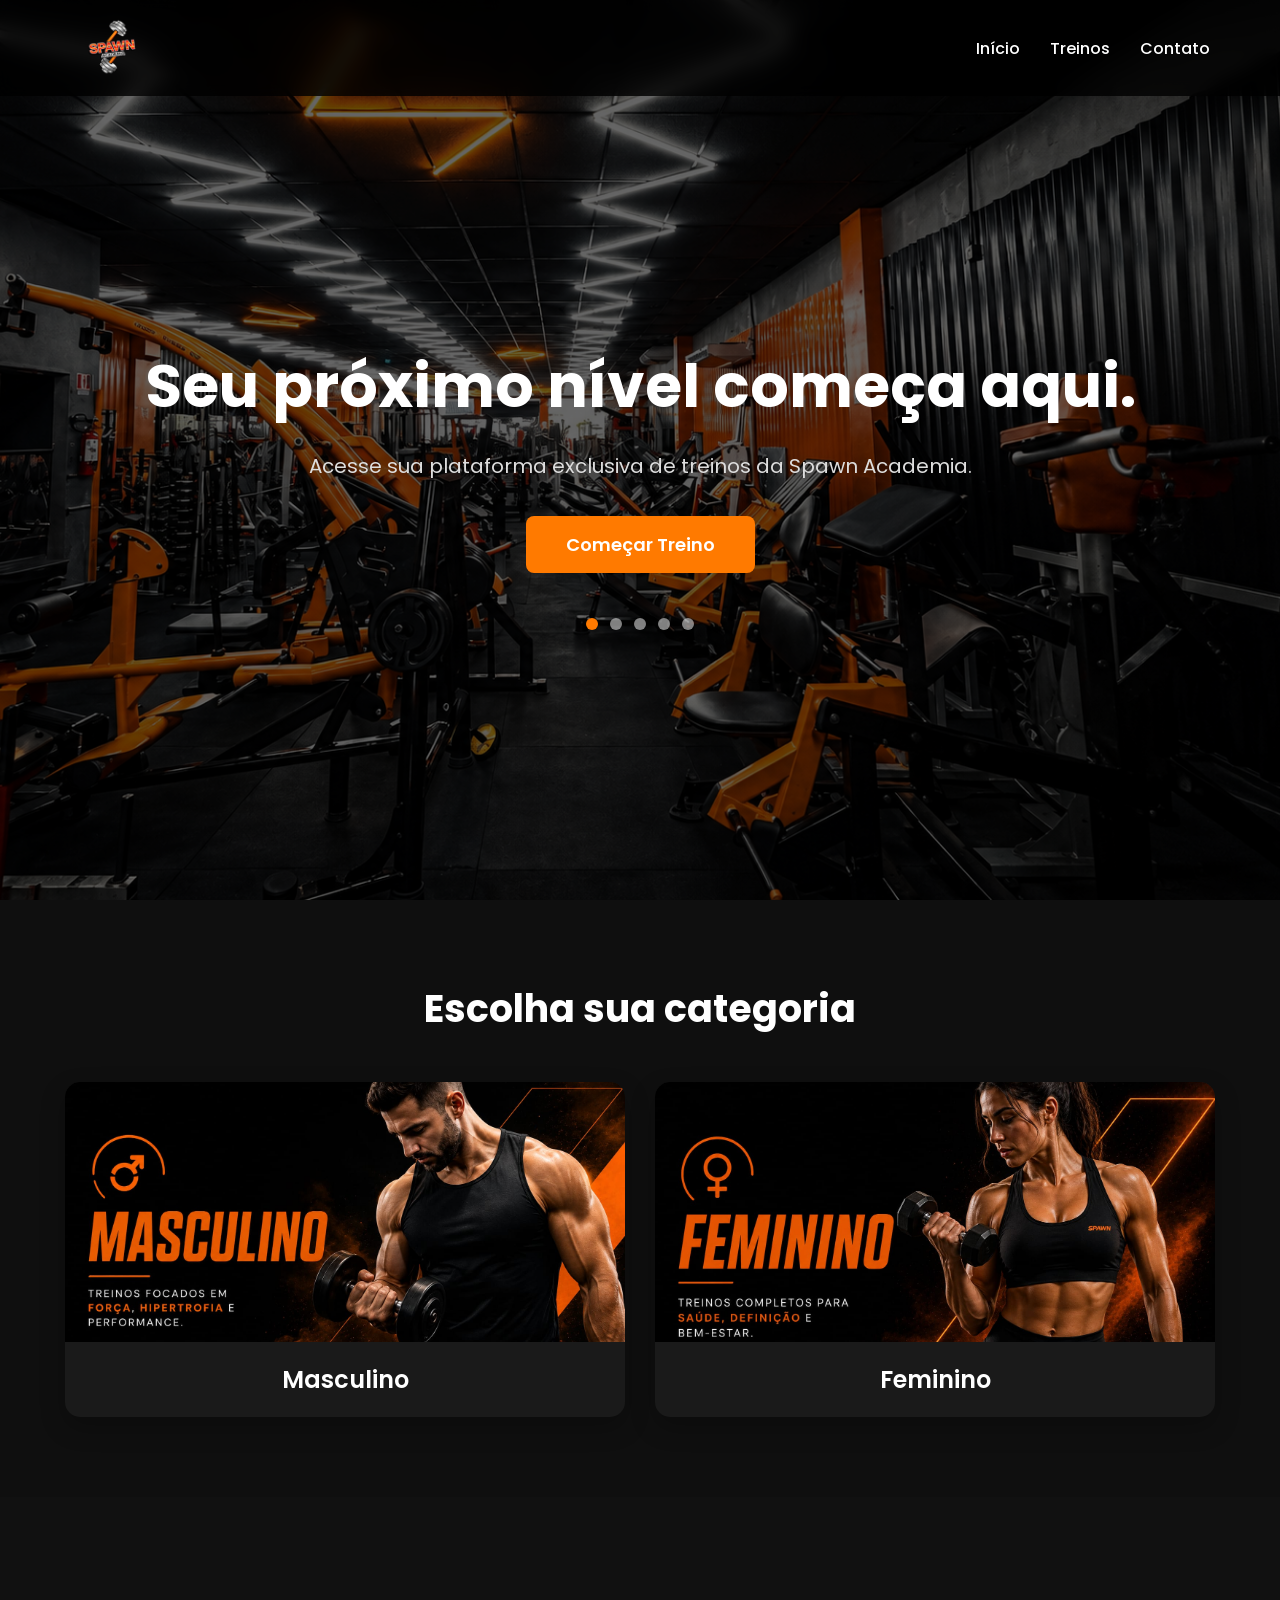
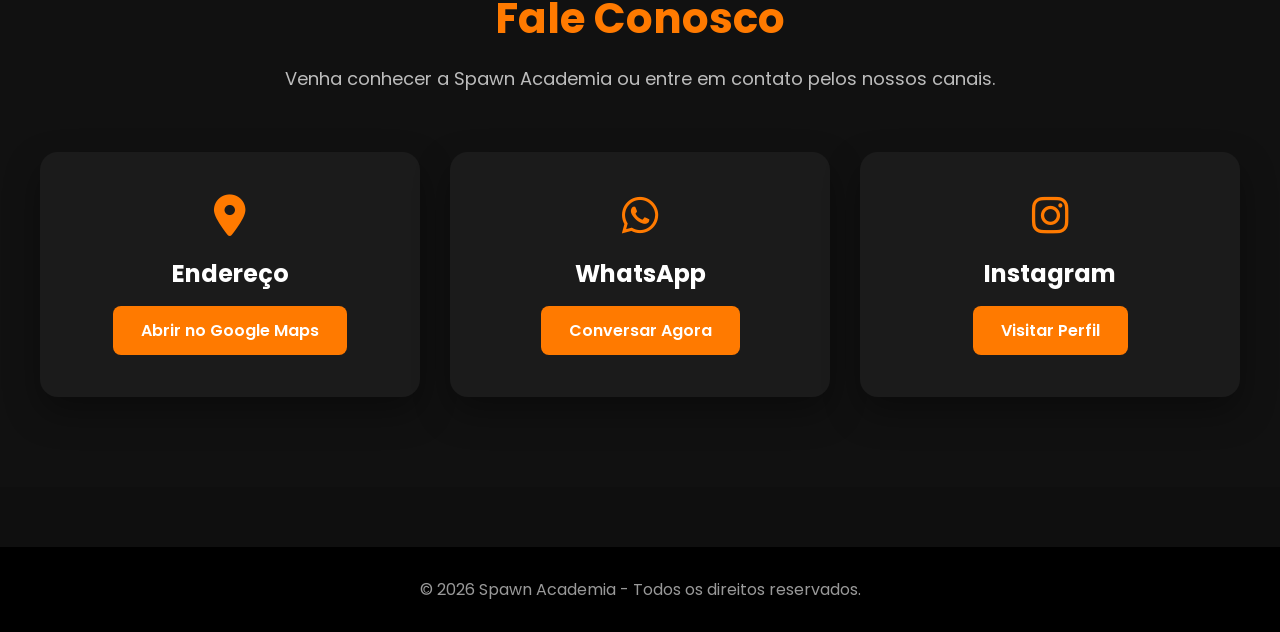
<file: index.html>
<!DOCTYPE html>
<html lang="pt-BR">
<head>
    <meta charset="UTF-8">
    <meta name="viewport" content="width=device-width, initial-scale=1.0">
    <meta name="google-site-verification" content="bgINJDMq4CKKnkdNmtvjMnIZZQGbFswsh7Fi4QcQAJw" />

    <title>Spawn Academia</title>
    <link rel="icon" href="assents/logo/logo2.png" type="image/png">

    <link rel="stylesheet" href="css/style.css">
    <link rel="stylesheet" href="css/responsive.css">

    <!-- Font Awesome -->
    <link rel="stylesheet" href="https://cdnjs.cloudflare.com/ajax/libs/font-awesome/6.7.2/css/all.min.css">

    <!-- Google Fonts -->
    <link rel="preconnect" href="https://fonts.googleapis.com">
    <link rel="preconnect" href="https://fonts.gstatic.com" crossorigin>
    <link href="https://fonts.googleapis.com/css2?family=Poppins:wght@300;400;500;600;700&display=swap" rel="stylesheet">
</head>

<body id="topo">

    <!-- HEADER -->
    <header>

        <nav>

            <img src="assents/logo/logo2.png" alt="Logo Spawn Academia" class="logo">

            <ul class="menu">
                <li><a href="#topo">Início</a></li>
                <li><a href="#categorias">Treinos</a></li>
                <li><a href="#contato">Contato</a></li>
            </ul>

        </nav>

    </header>

    <!-- HERO -->
    <section class="hero">

        <div class="slider">

            <img src="assents/images/imagem5.spawn.png" class="slide active" alt="Academia Spawn">

            <img src="assents/images/imagem6.spawn.png" class="slide" alt="Academia Spawn">

            <img src="assents/images/ambiente1.jpeg" class="slide" alt="Ambiente da academia Spawn">

            <img src="assents/images/ambiente2.jpeg" class="slide" alt="Ambiente da academia Spawn">

            <img src="assents/images/ambiente3.jpeg" class="slide" alt="Ambiente da academia Spawn">

        </div>

        <div class="overlay"></div>

        <div class="hero-content">

            <h1>Seu próximo nível começa aqui.</h1>

            <p>
                Acesse sua plataforma exclusiva de treinos da Spawn Academia.
            </p>

            <a href="#categorias" class="btn">
                Começar Treino
            </a>

            <div class="indicadores">
                <span class="dot active"></span>
                <span class="dot"></span>
                <span class="dot"></span>
                <span class="dot"></span>
                <span class="dot"></span>
            </div>

        </div>

    </section>

    <!-- CATEGORIAS -->
    <section id="categorias" class="categorias">

        <h2>Escolha sua categoria</h2>

        <div class="cards">

            <a href="/masculino" class="card">

                <img src="assents/images/cat.hom.jpeg" alt="Treino Masculino">

                <h3>Masculino</h3>

            </a>

            <a href="/feminino" class="card">

                <img src="assents/images/cat.fem.jpeg" alt="Treino Feminino">

                <h3>Feminino</h3>

            </a>

        </div>

    </section>

    <!-- CONTATO -->
    <section id="contato" class="contato">

        <h2>Fale Conosco</h2>

        <p class="contato-subtitulo">
            Venha conhecer a Spawn Academia ou entre em contato pelos nossos canais.
        </p>

        <div class="contato-grid">

            <div class="contato-card">

                <i class="fa-solid fa-location-dot"></i>

                <h3>Endereço</h3>

                <a href="https://maps.app.goo.gl/8ThnJvpZJAY5E9MG8"
                   target="_blank"
                   rel="noopener noreferrer"
                   class="contato-btn">

                    Abrir no Google Maps

                </a>

            </div>

            <div class="contato-card">

                <i class="fa-brands fa-whatsapp"></i>

                <h3>WhatsApp</h3>

                <a href="https://wa.me/5513988265035?text=Olá!%20Conheci%20a%20Spawn%20Academia%20pelo%20site%20e%20gostaria%20de%20receber%20mais%20informações%20sobre%20os%20treinos."
                  target="_blank"
                  rel="noopener noreferrer"
                  class="contato-btn">

                    Conversar Agora

                </a>

            </div>

            <div class="contato-card">

                <i class="fa-brands fa-instagram"></i>

                <h3>Instagram</h3>

                <a href="https://www.instagram.com/spawnacademia/"
                     target="_blank"
                        rel="noopener noreferrer"
                   class="contato-btn">

                    Visitar Perfil

                </a>

            </div>

        </div>

    </section>

    <!-- RODAPÉ -->
    <footer>

        <p>© 2026 Spawn Academia - Todos os direitos reservados.</p>

    </footer>

    <script src="js/script.js"></script>

</body>
</html>
</file>
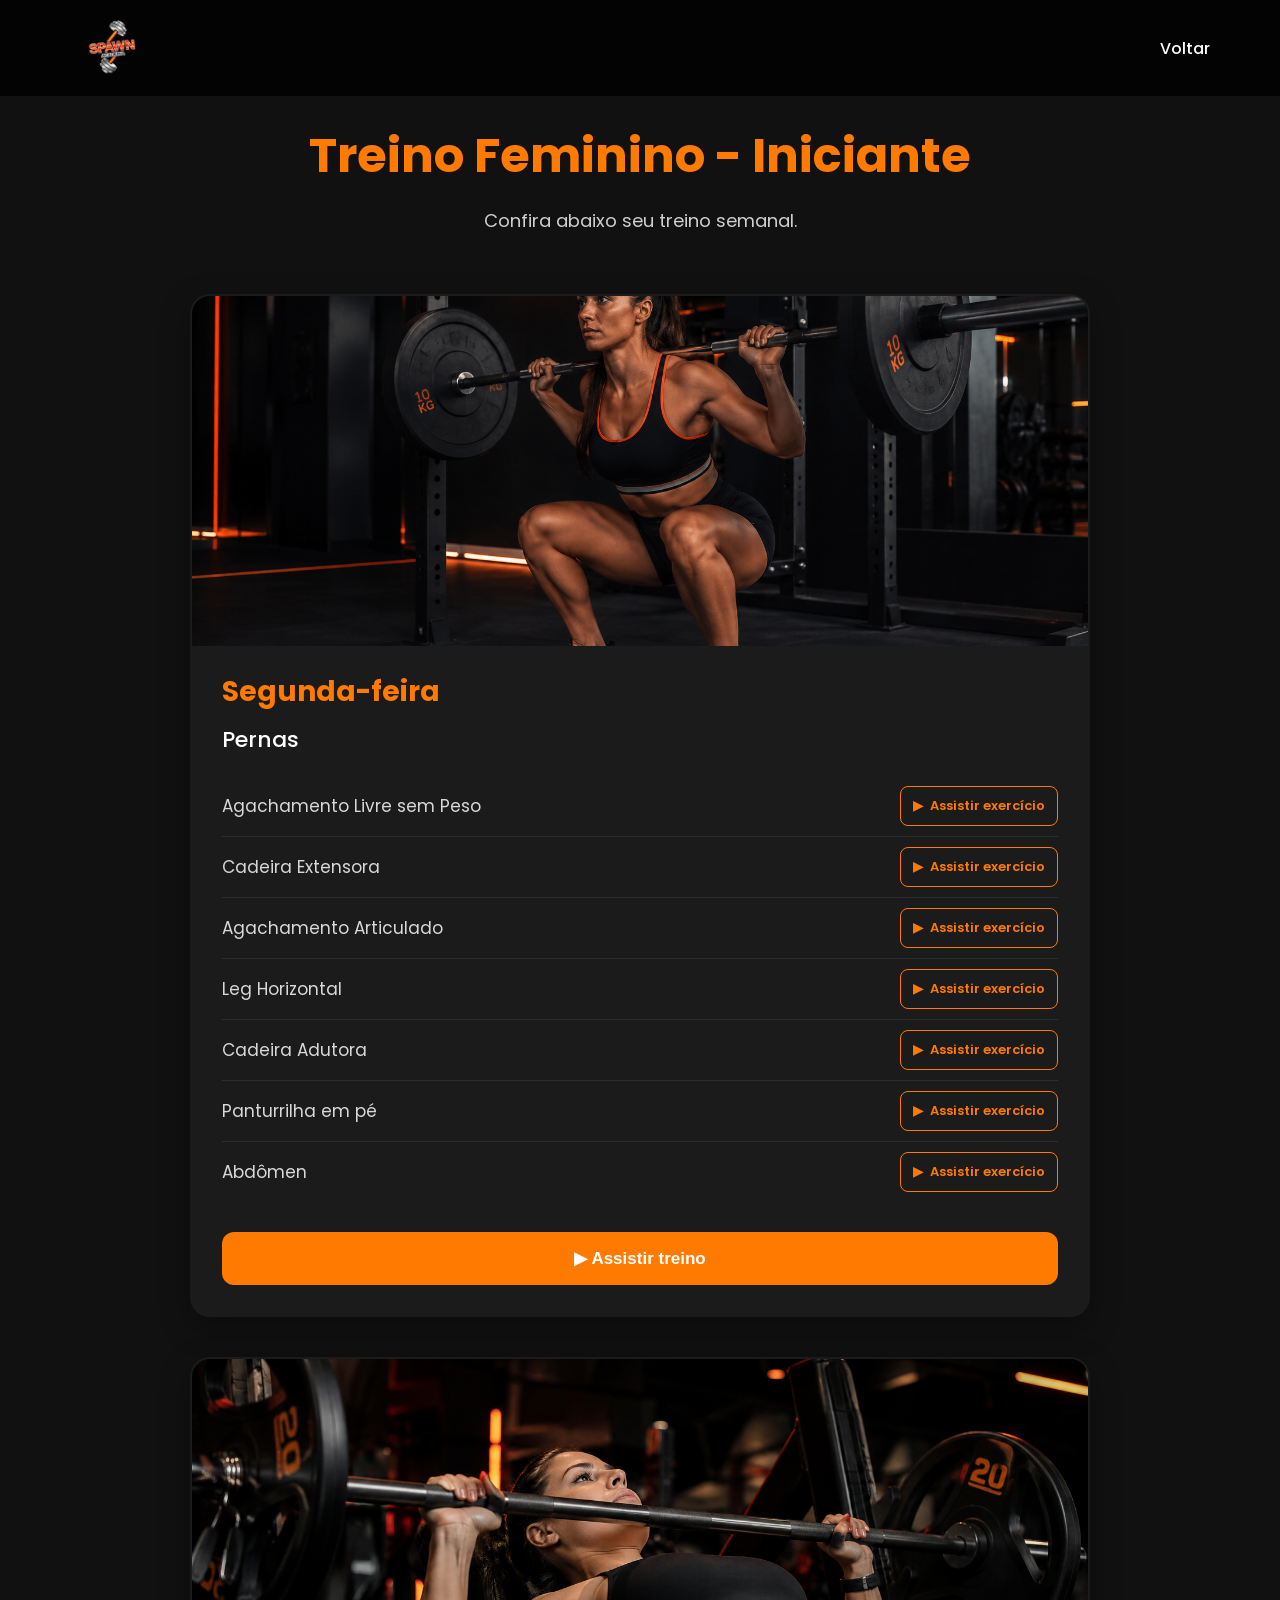
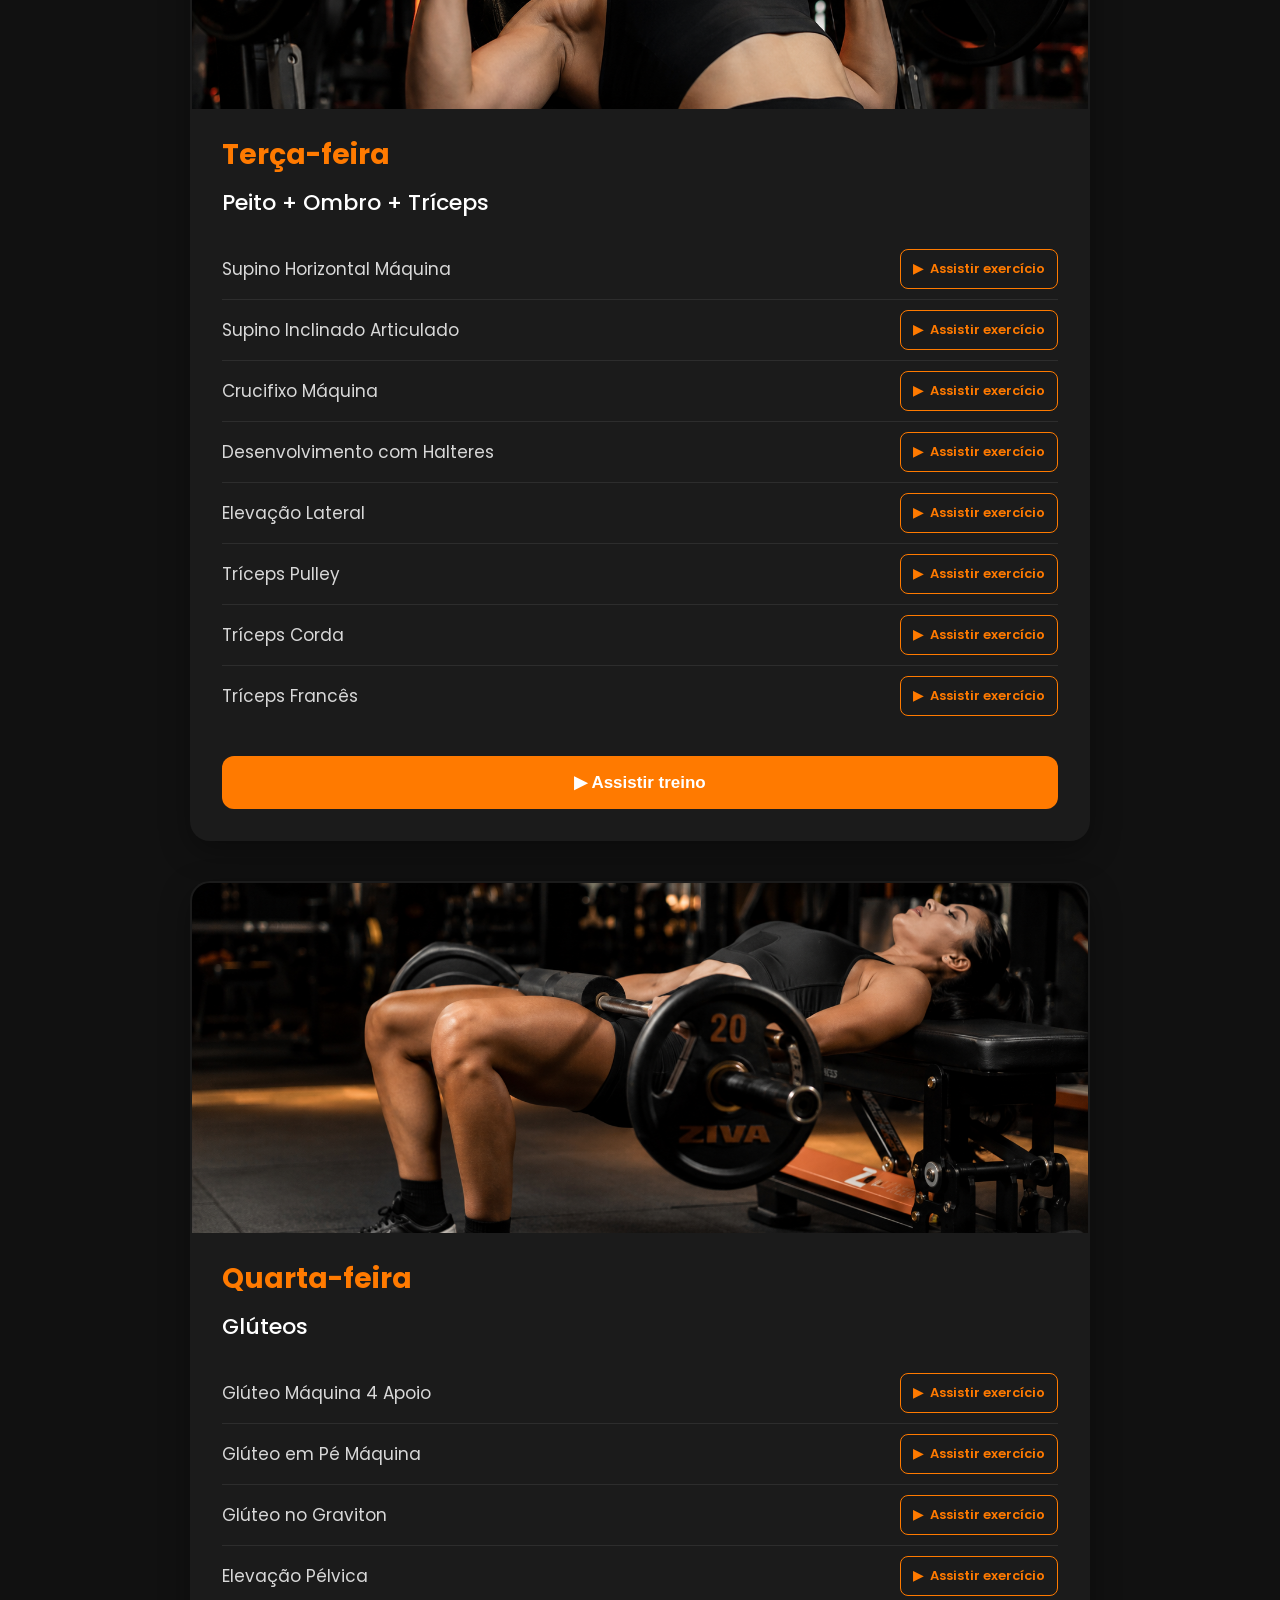
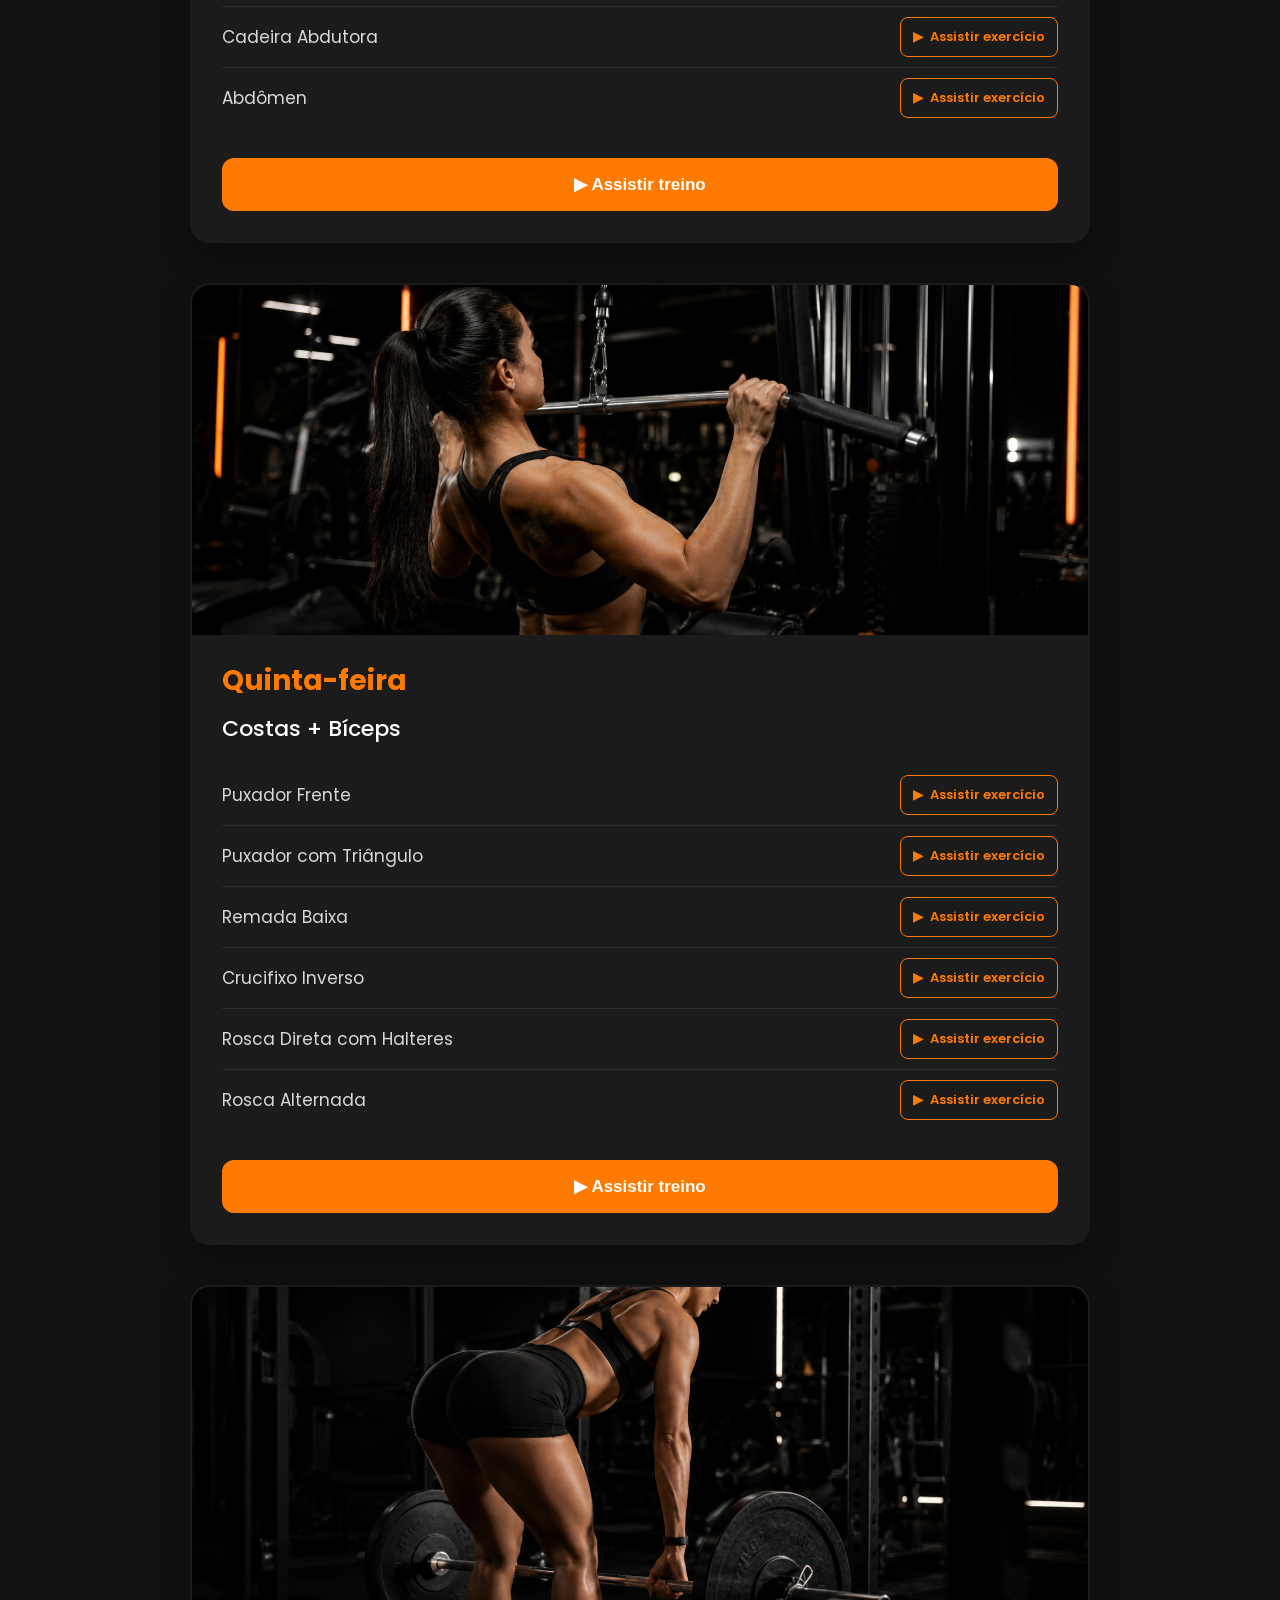
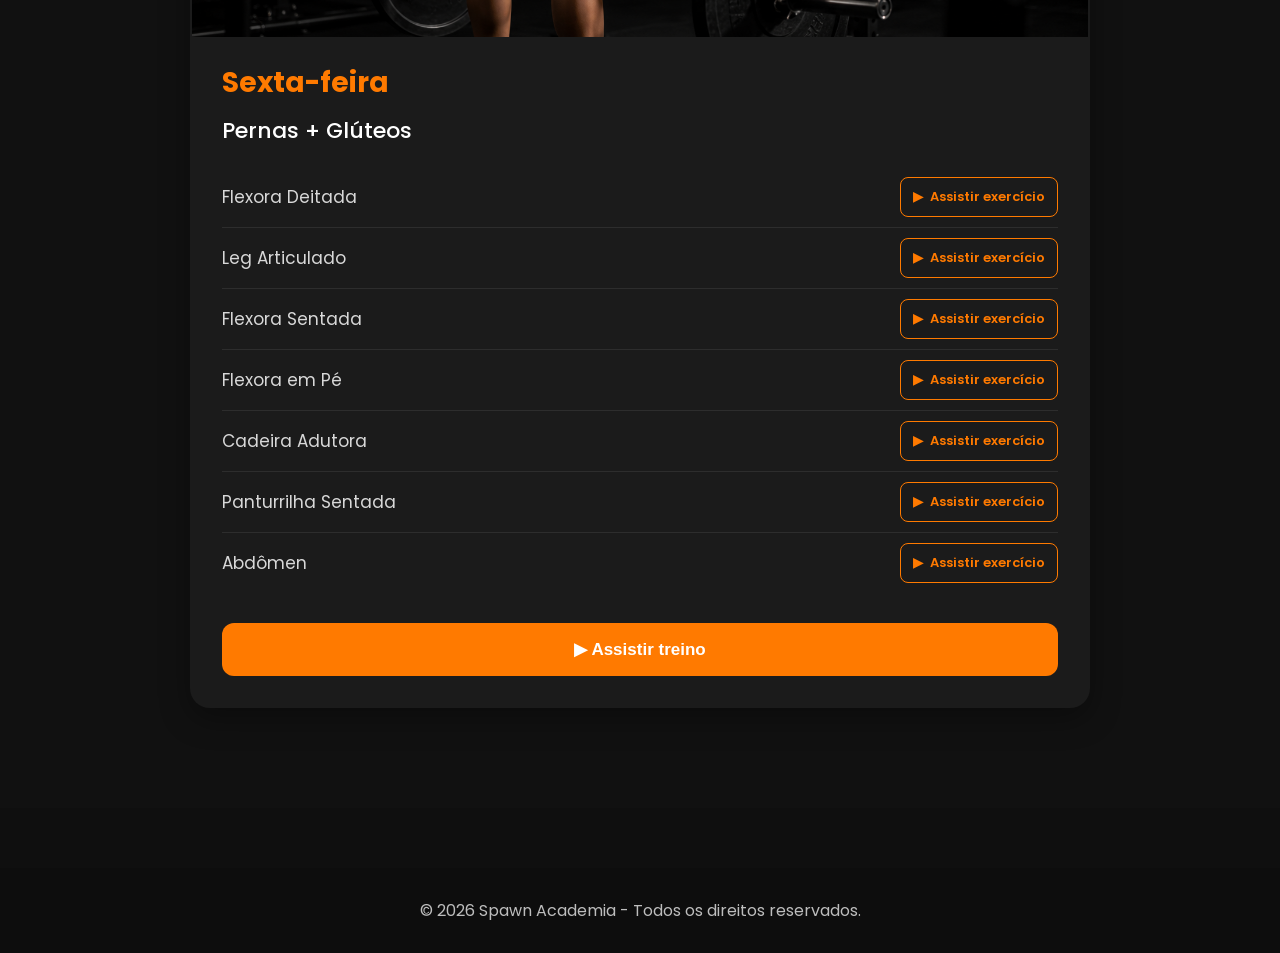
<file: pages/feminino-iniciante.html>
<!DOCTYPE html>
<html lang="pt-BR">

<head>
    <meta charset="UTF-8">
    <meta name="viewport" content="width=device-width, initial-scale=1.0">
   
    <title>Spawn Academia | Feminino Iniciante</title>
    <link rel="icon" href="../assents/logo/logo2.png" type="image/png">

    <!-- CSS -->
    <link rel="stylesheet" href="../css/style.css">
    <link rel="stylesheet" href="../css/treino.css">
    <link rel="stylesheet" href="../css/responsive.css">

    <!-- Google Fonts -->
    <link rel="preconnect" href="https://fonts.googleapis.com">
    <link rel="preconnect" href="https://fonts.gstatic.com" crossorigin>

    <link href="https://fonts.googleapis.com/css2?family=Poppins:wght@300;400;500;600;700&display=swap" rel="stylesheet">

</head>

<body>

<header>

    <nav>
      
        <a href="/">
            <img src="../assents/logo/logo2.png" alt="Spawn Academia" class="logo">
        </a>

        <ul class="menu">
            <li><a href="/feminino">Voltar</a></li>
        </ul>

    </nav>
  
</header>

<section class="treino">

    <div class="titulo">

        <h1>Treino Feminino - Iniciante</h1>

        <p>Confira abaixo seu treino semanal.</p>

    </div>

    <!-- Segunda -->

    <div class="card-treino">

        <img src="../assents/images/segunda-pernas.fem.png" alt="Treino Segunda">

        <h2>Segunda-feira</h2>

        <h3>Pernas</h3>

        <ul>

            <li class="exercicio-item">
                <span>Agachamento Livre sem Peso</span>
                <a href="https://www.youtube.com/watch?v=Vlyn26lt04U&list=PLMjKPIZwZ25E&index=1" target="_blank" rel="noopener noreferrer" class="assistir-exercicio">
                    <span>▶</span> Assistir exercício
                </a>
            </li>
            <li class="exercicio-item">
                <span>Cadeira Extensora</span>
                <a href="https://www.youtube.com/watch?v=GzmvI4ds8M0&list=PLMjKPIZwZ25E&index=2" target="_blank" rel="noopener noreferrer" class="assistir-exercicio">
                    <span>▶</span> Assistir exercício
                </a>
            </li>
            <li class="exercicio-item">
                <span>Agachamento Articulado</span>
                <a href="https://www.youtube.com/watch?v=La2tr0AHAV4&list=PLMjKPIZwZ25E&index=3" target="_blank" rel="noopener noreferrer" class="assistir-exercicio">
                    <span>▶</span> Assistir exercício
                </a>
            </li>
            <li class="exercicio-item">
                <span>Leg Horizontal</span>
                <a href="https://www.youtube.com/watch?v=qKCYcLZie_Y&list=PLMjKPIZwZ25E&index=4" target="_blank" rel="noopener noreferrer" class="assistir-exercicio">
                    <span>▶</span> Assistir exercício
                </a>
            </li>
            <li class="exercicio-item">
                <span>Cadeira Adutora</span>
                <a href="https://www.youtube.com/watch?v=jMD0HvtWt2k&list=PLMjKPIZwZ25E&index=5" target="_blank" rel="noopener noreferrer" class="assistir-exercicio">
                    <span>▶</span> Assistir exercício
                </a>
            </li>
            <li class="exercicio-item">
                <span>Panturrilha em pé</span>
                <a href="https://www.youtube.com/watch?v=u_XBItPvcCw&list=PLMjKPIZwZ25E&index=6" target="_blank" rel="noopener noreferrer" class="assistir-exercicio">
                    <span>▶</span> Assistir exercício
                </a>
            </li>
            <li class="exercicio-item">
                <span>Abdômen</span>
                <a href="https://www.youtube.com/watch?v=ndhmgpJCgoA&list=PLMjKPIZwZ25E&index=7" target="_blank" rel="noopener noreferrer" class="assistir-exercicio">
                    <span>▶</span> Assistir exercício
                </a>
            </li>
            
        </ul>

        <button type="button" onclick="window.open('https://www.youtube.com/watch?v=Vlyn26lt04U&list=PLMjKPIZwZ25E', '_blank', 'noopener,noreferrer')">▶ Assistir treino</button>

    </div>

    <!-- Terça -->

    <div class="card-treino">

        <img src="../assents/images/terca-peito-triceps.fem.png" alt="Treino Terça">

        <h2>Terça-feira</h2>

        <h3>Peito + Ombro + Tríceps</h3>

        <ul>

            <li class="exercicio-item">
                <span>Supino Horizontal Máquina</span>
                <a href="https://www.youtube.com/watch?v=teJat9V-xh8&list=PLD3ThvV-xAG4" target="_blank" rel="noopener noreferrer" class="assistir-exercicio">
                    <span>▶</span> Assistir exercício
                </a>
            </li>
            <li class="exercicio-item">
                <span>Supino Inclinado Articulado</span>
                <a href="https://www.youtube.com/watch?v=osaffIU2b-A&list=PLD3ThvV-xAG4&index=3" target="_blank" rel="noopener noreferrer" class="assistir-exercicio">
                    <span>▶</span> Assistir exercício
                </a>
            </li>
            <li class="exercicio-item">
                <span>Crucifixo Máquina</span>
                <a href="https://www.youtube.com/watch?v=tzoVTt4KNB0&list=PLD3ThvV-xAG4&index=3" target="_blank" rel="noopener noreferrer" class="assistir-exercicio">
                    <span>▶</span> Assistir exercício
                </a>
            </li>
            <li class="exercicio-item">
                <span>Desenvolvimento com Halteres</span>
                <a href="https://www.youtube.com/watch?v=xaih0rnWHNw&list=PLD3ThvV-xAG4&index=4" target="_blank" rel="noopener noreferrer" class="assistir-exercicio">
                    <span>▶</span> Assistir exercício
                </a>
            </li>
            <li class="exercicio-item">
                <span>Elevação Lateral</span>
                <a href="https://www.youtube.com/watch?v=FYA7ZMkx0fg&list=PLD3ThvV-xAG4&index=5" target="_blank" rel="noopener noreferrer" class="assistir-exercicio">
                    <span>▶</span> Assistir exercício
                </a>
            </li>
            <li class="exercicio-item">
                <span>Tríceps Pulley</span>
                <a href="https://www.youtube.com/watch?v=lIT7YgnrWY8&list=PLD3ThvV-xAG4&index=6" target="_blank" rel="noopener noreferrer" class="assistir-exercicio">
                    <span>▶</span> Assistir exercício
                </a>
            </li>
            <li class="exercicio-item">
                <span>Tríceps Corda</span>
                <a href="https://www.youtube.com/watch?v=d1Bbe0peOoQ&list=PLD3ThvV-xAG4&index=7" target="_blank" rel="noopener noreferrer" class="assistir-exercicio">
                    <span>▶</span> Assistir exercício
                </a>
            </li>
            <li class="exercicio-item">
                <span>Tríceps Francês</span>
                <a href="https://www.youtube.com/watch?v=gcNWqP2ORuw&list=PLD3ThvV-xAG4&index=8" target="_blank" rel="noopener noreferrer" class="assistir-exercicio">
                    <span>▶</span> Assistir exercício
                </a>
            </li>

        </ul>

        <button type="button" onclick="window.open('https://www.youtube.com/watch?v=teJat9V-xh8&list=PLD3ThvV-xAG4&index=1', '_blank', 'noopener,noreferrer')">▶ Assistir treino</button>

    </div>

    <!-- Quarta -->

    <div class="card-treino">

        <img src="../assents/images/quarta-gluteos.fem.png" alt="Treino Quarta">

        <h2>Quarta-feira</h2>

        <h3>Glúteos</h3>

        <ul>
            
            <li class="exercicio-item">
                <span>Glúteo Máquina 4 Apoio</span>
                <a href="https://www.youtube.com/watch?v=OLvoChA8pmU&list=PLNprxktnmZfQ" target="_blank" rel="noopener noreferrer" class="assistir-exercicio">
                    <span>▶</span> Assistir exercício
                </a>
            </li>
            <li class="exercicio-item">
                <span>Glúteo em Pé Máquina</span>
                <a href="https://www.youtube.com/watch?v=mGuhBs0iMdk&list=PLNprxktnmZfQ&index=6" target="_blank" rel="noopener noreferrer" class="assistir-exercicio">
                    <span>▶</span> Assistir exercício
                </a>
            </li>
            <li class="exercicio-item">
                <span>Glúteo no Graviton</span>
                <a href="https://www.youtube.com/watch?v=3ym4Fl9kxkk&list=PLNprxktnmZfQ&index=3" target="_blank" rel="noopener noreferrer" class="assistir-exercicio">
                    <span>▶</span> Assistir exercício
                </a>
            </li>
            <li class="exercicio-item">
                <span>Elevação Pélvica</span>
                <a href="https://www.youtube.com/watch?v=L72Zd0kq_0Q&list=PLNprxktnmZfQ&index=3" target="_blank" rel="noopener noreferrer" class="assistir-exercicio">
                    <span>▶</span> Assistir exercício
                </a>
            </li>
            <li class="exercicio-item">
                <span>Cadeira Abdutora</span>
                <a href="https://www.youtube.com/watch?v=ipxPjd1JpSI&list=PLNprxktnmZfQ&index=4" target="_blank" rel="noopener noreferrer" class="assistir-exercicio">
                    <span>▶</span> Assistir exercício
                </a>
            </li>
            <li class="exercicio-item">
                <span>Abdômen</span>
                <a href="https://www.youtube.com/watch?v=7vRkRuj1rWE&list=PLNprxktnmZfQ&index=5" target="_blank" rel="noopener noreferrer" class="assistir-exercicio">
                    <span>▶</span> Assistir exercício
                </a>
            </li>
        
        </ul>
            
        <button type="button" onclick="window.open('https://www.youtube.com/watch?v=OLvoChA8pmU&list=PLNprxktnmZfQ', '_blank', 'noopener,noreferrer')">▶ Assistir treino</button>

    </div>

    <!-- Quinta -->

    <div class="card-treino">

        <img src="../assents/images/quinta-costas-biceps.fem.png" alt="Treino Quinta">

        <h2>Quinta-feira</h2>

        <h3>Costas + Bíceps</h3>

        <ul>

            <li class="exercicio-item">
                <span>Puxador Frente</span>
                <a href="https://www.youtube.com/watch?v=nlOxbo0tPXo&list=PLH4YODQTalH0" target="_blank" rel="noopener noreferrer" class="assistir-exercicio">
                    <span>▶</span> Assistir exercício
                </a>
            </li>
            <li class="exercicio-item">
                <span>Puxador com Triângulo</span>
                <a href="https://www.youtube.com/watch?v=YEAB3eQNvuk&list=PLH4YODQTalH0&index=2" target="_blank" rel="noopener noreferrer" class="assistir-exercicio">
                    <span>▶</span> Assistir exercício
                </a>
            </li>
            <li class="exercicio-item">
                <span>Remada Baixa</span>
                <a href="https://www.youtube.com/watch?v=YYjHWFsqHI0&list=PLH4YODQTalH0&index=3" target="_blank" rel="noopener noreferrer" class="assistir-exercicio">
                    <span>▶</span> Assistir exercício
                </a>
            </li>
            <li class="exercicio-item">
                <span>Crucifixo Inverso</span>
                <a href="https://www.youtube.com/watch?v=YYIygKVT1xU&list=PLH4YODQTalH0&index=4" target="_blank" rel="noopener noreferrer" class="assistir-exercicio">
                    <span>▶</span> Assistir exercício
                </a>
            </li>
            <li class="exercicio-item">
                <span>Rosca Direta com Halteres</span>
                <a href="https://www.youtube.com/watch?v=7l2y5PBVkb8&list=PLH4YODQTalH0&index=5" target="_blank" rel="noopener noreferrer" class="assistir-exercicio">
                    <span>▶</span> Assistir exercício
                </a>
            </li>
            <li class="exercicio-item">
                <span>Rosca Alternada</span>
                <a href="https://www.youtube.com/watch?v=gi7VMzYqDxY&list=PLH4YODQTalH0&index=7" target="_blank" rel="noopener noreferrer" class="assistir-exercicio">
                    <span>▶</span> Assistir exercício
                </a>
            </li>

        </ul>

        <button type="button" onclick="window.open('https://www.youtube.com/watch?v=YEAB3eQNvuk&list=PLH4YODQTalH0', '_blank', 'noopener,noreferrer')">▶ Assistir treino</button>

    </div>

    <!-- Sexta -->

    <div class="card-treino">

        <img src="../assents/images/sexta-posterior.fem.png" alt="Treino Sexta">

        <h2>Sexta-feira</h2>

        <h3>Pernas + Glúteos</h3>

        <ul>

            <li class="exercicio-item">
                <span>Flexora Deitada</span>
                <a href="https://www.youtube.com/watch?v=069r8OwRRcQ&list=PLcJt9dK25GWM&index=4" target="_blank" rel="noopener noreferrer" class="assistir-exercicio">
                    <span>▶</span> Assistir exercício
                </a>
            </li>
            <li class="exercicio-item">
                <span>Leg Articulado</span>
                <a href="https://www.youtube.com/watch?v=GjVEdPSYmVs&list=PLcJt9dK25GWM&index=8" target="_blank" rel="noopener noreferrer" class="assistir-exercicio">
                    <span>▶</span> Assistir exercício
                </a>
            </li>
            <li class="exercicio-item">
                <span>Flexora Sentada</span>
                <a href="https://www.youtube.com/watch?v=VbL2vviYEyE&list=PLcJt9dK25GWM&index=7" target="_blank" rel="noopener noreferrer" class="assistir-exercicio">
                    <span>▶</span> Assistir exercício
                </a>
            </li>
            <li class="exercicio-item">
                <span>Flexora em Pé</span>
                <a href="https://www.youtube.com/watch?v=D6bbSNT-ZXE&list=PLcJt9dK25GWM&index=7" target="_blank" rel="noopener noreferrer" class="assistir-exercicio">
                    <span>▶</span> Assistir exercício
                </a>
            </li>
            <li class="exercicio-item">
                <span>Cadeira Adutora</span>
                <a href="https://www.youtube.com/watch?v=ipxPjd1JpSI&list=PLcJt9dK25GWM&index=2" target="_blank" rel="noopener noreferrer" class="assistir-exercicio">
                    <span>▶</span> Assistir exercício
                </a>
            </li>
            <li class="exercicio-item">
                <span>Panturrilha Sentada</span>
                <a href="https://www.youtube.com/watch?v=YFZ21l-8hrI&list=PLcJt9dK25GWM" target="_blank" rel="noopener noreferrer" class="assistir-exercicio">
                    <span>▶</span> Assistir exercício
                </a>
            </li>
            <li class="exercicio-item">
                <span>Abdômen</span>
                <a href="https://www.youtube.com/watch?v=ndhmgpJCgoA&list=PLcJt9dK25GWM&index=2" target="_blank" rel="noopener noreferrer" class="assistir-exercicio">
                    <span>▶</span> Assistir exercício
                </a>
            </li>

        </ul>

        <button type="button" onclick="window.open('https://www.youtube.com/watch?v=069r8OwRRcQ&list=PLcJt9dK25GWM&index=4', '_blank', 'noopener,noreferrer')">▶ Assistir treino</button>
        
    </div>

</section>

<footer>

    <p>© 2026 Spawn Academia - Todos os direitos reservados.</p>

</footer>

<script src="../js/script.js"></script>

</body>

</html>
</file>
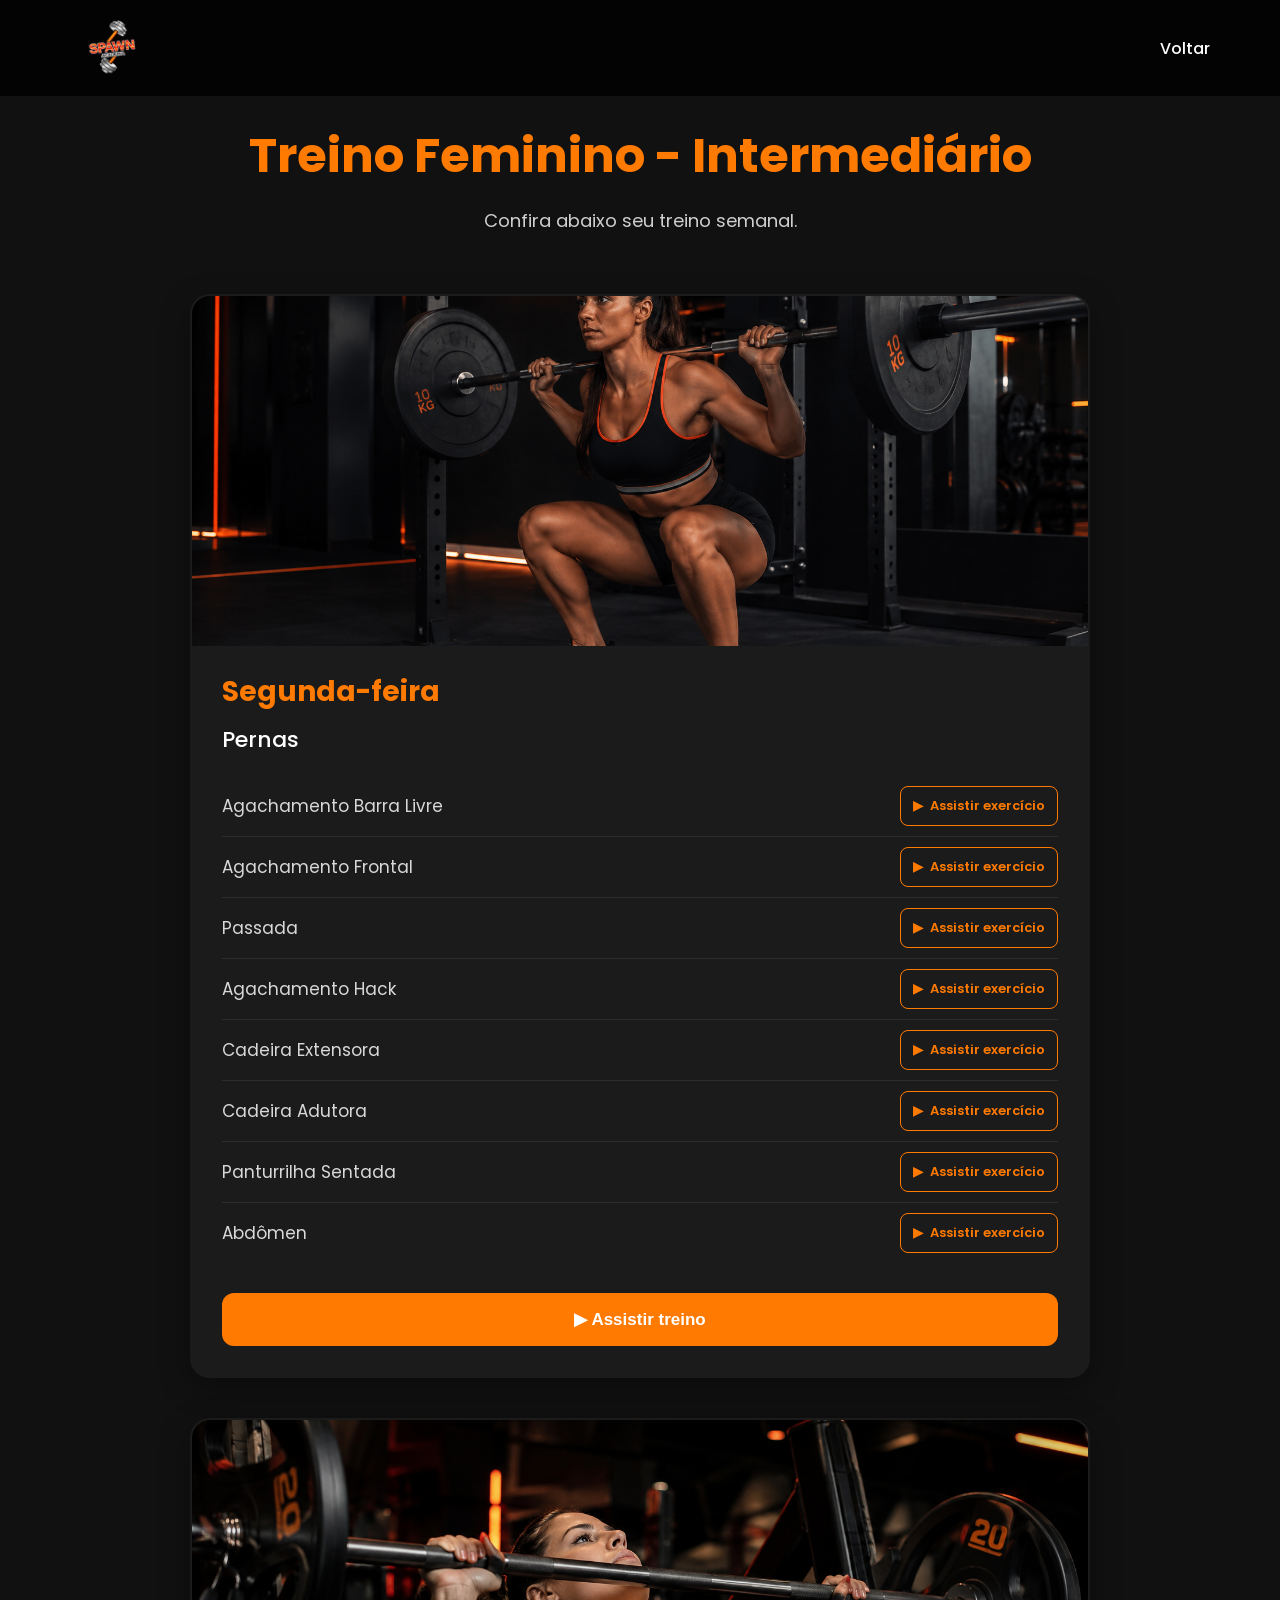
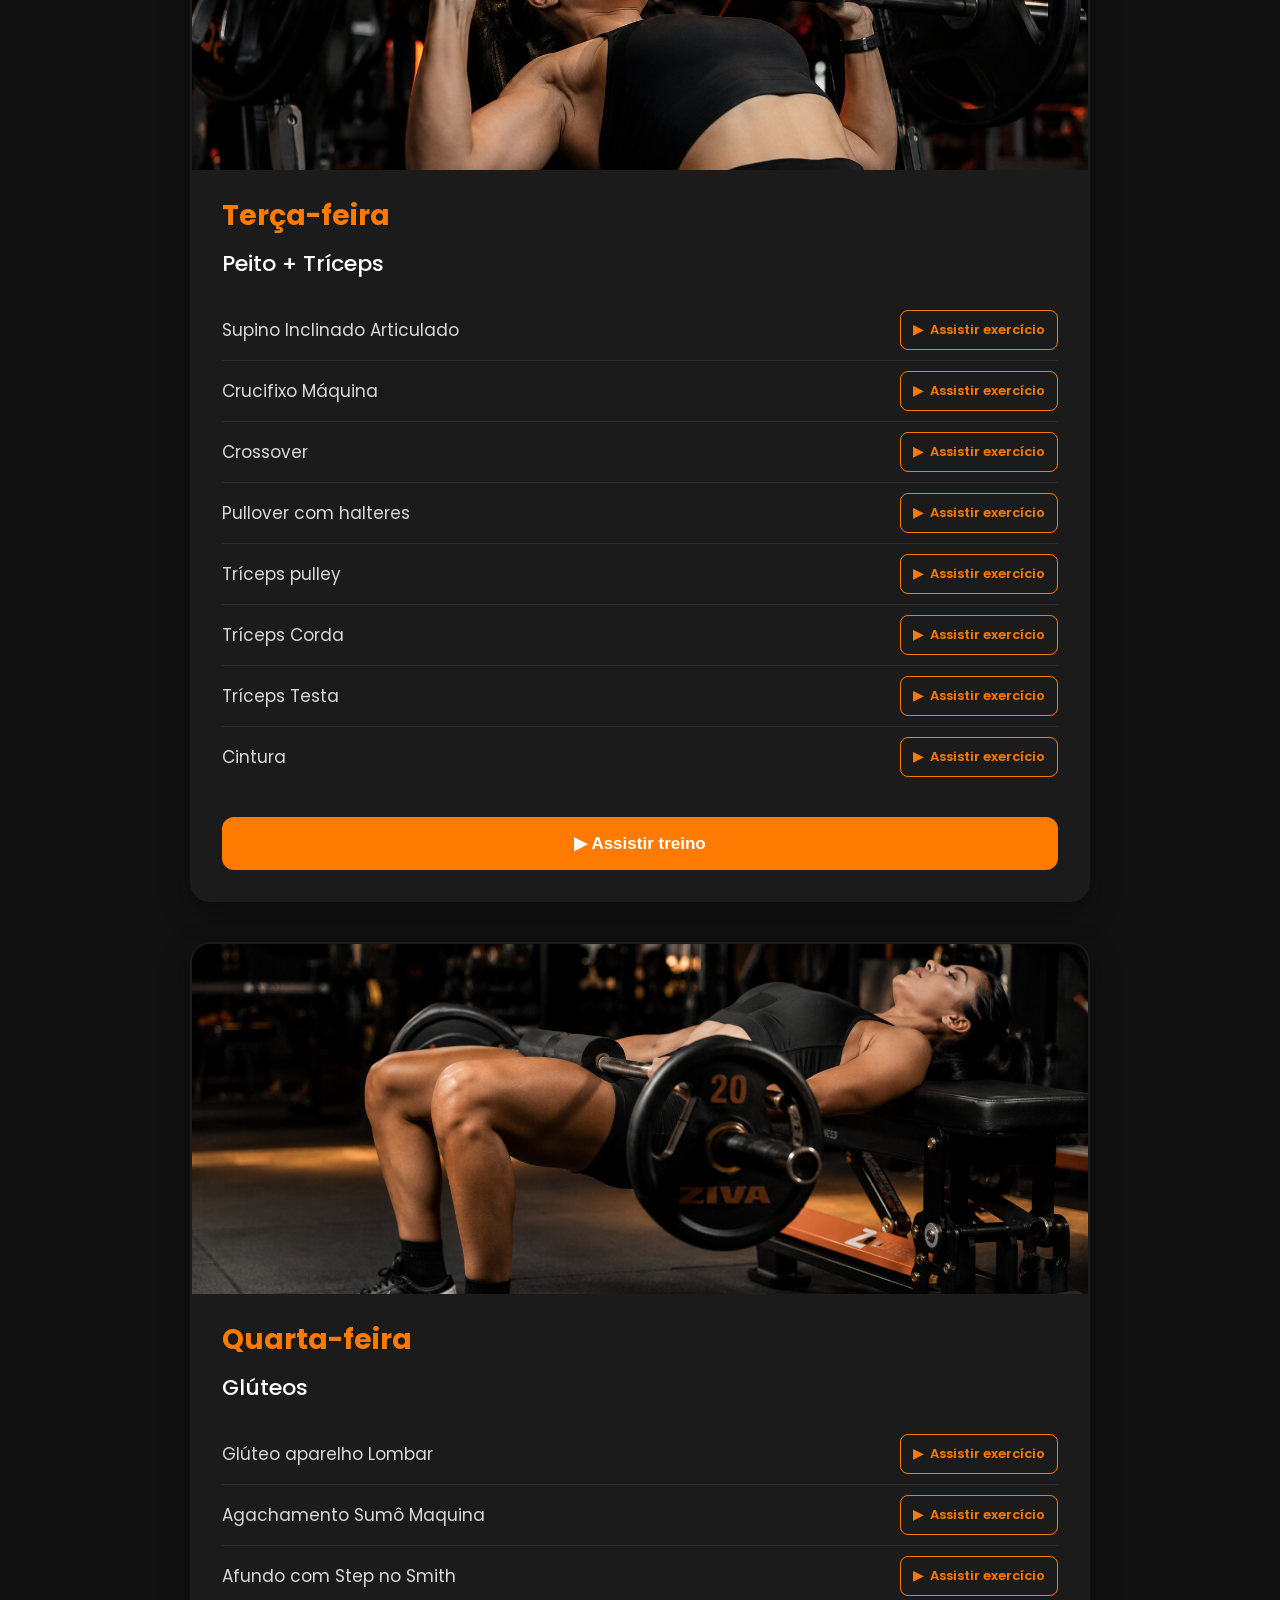
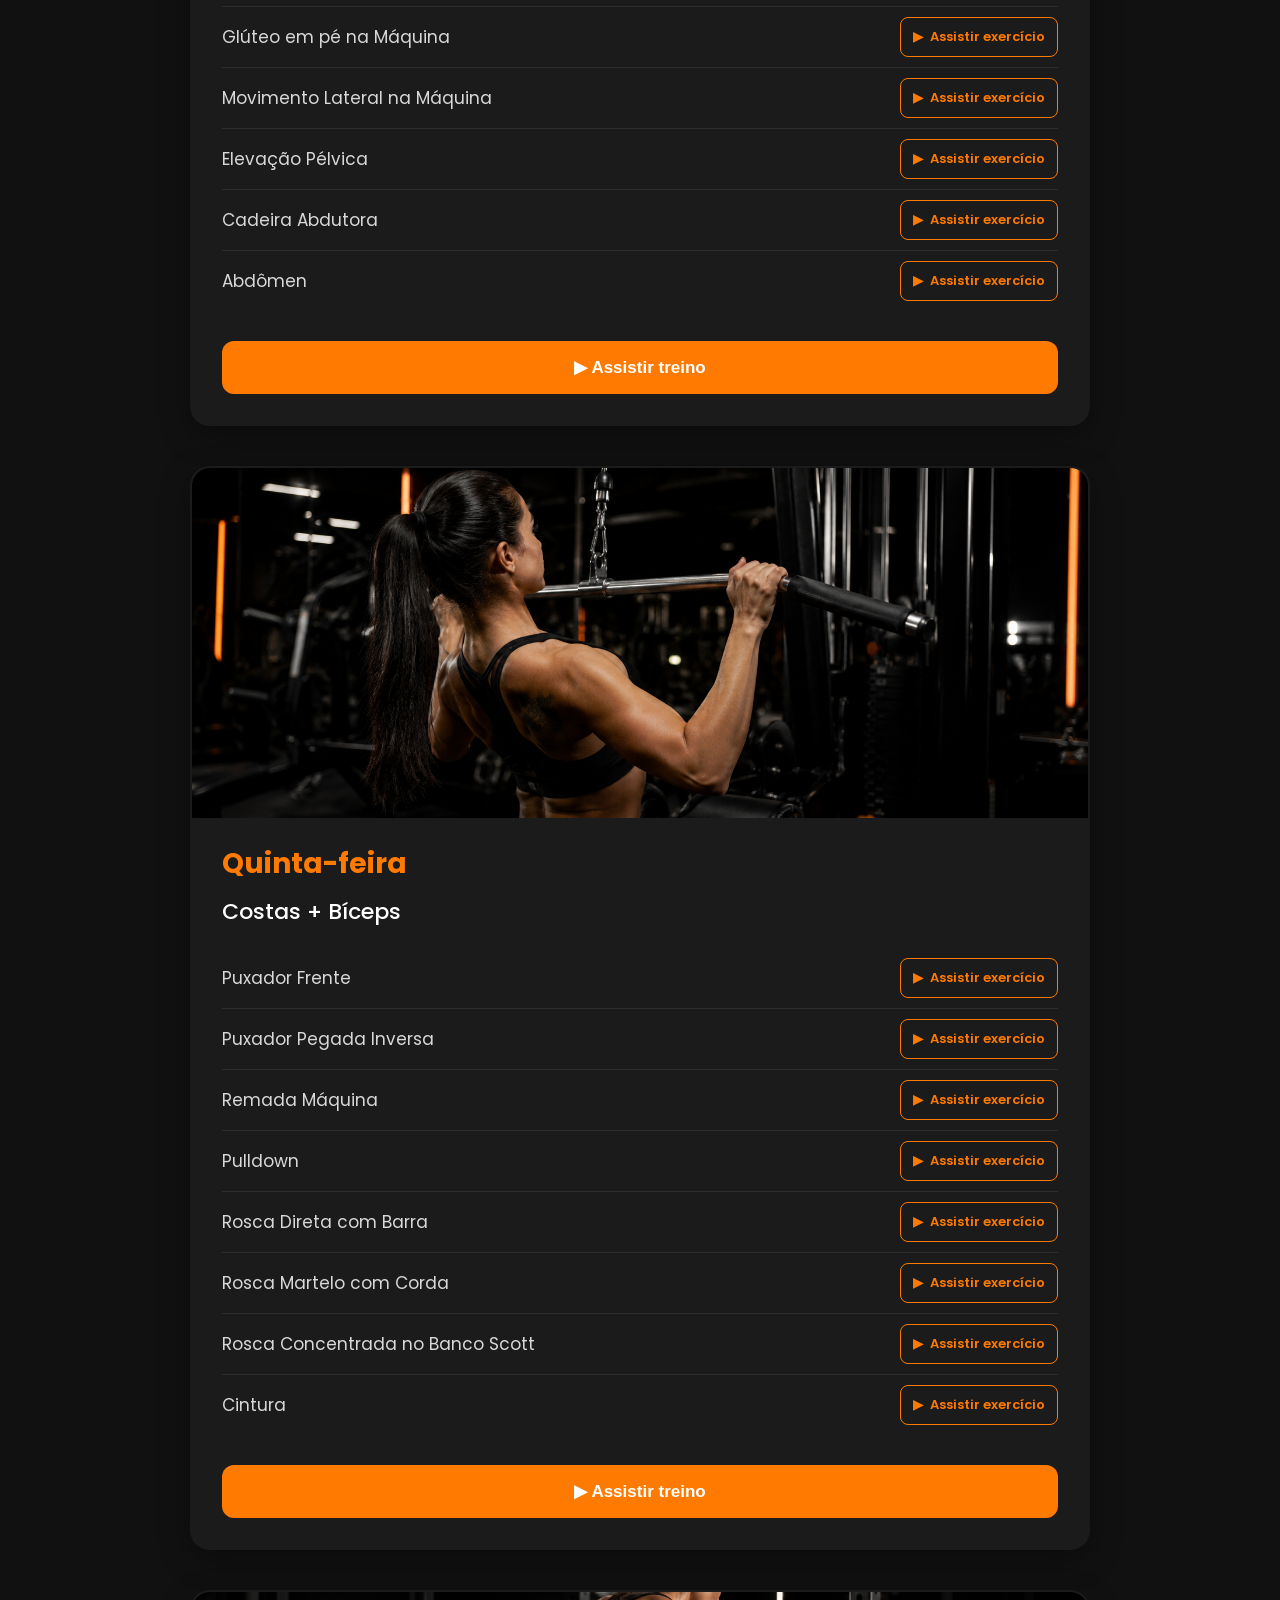
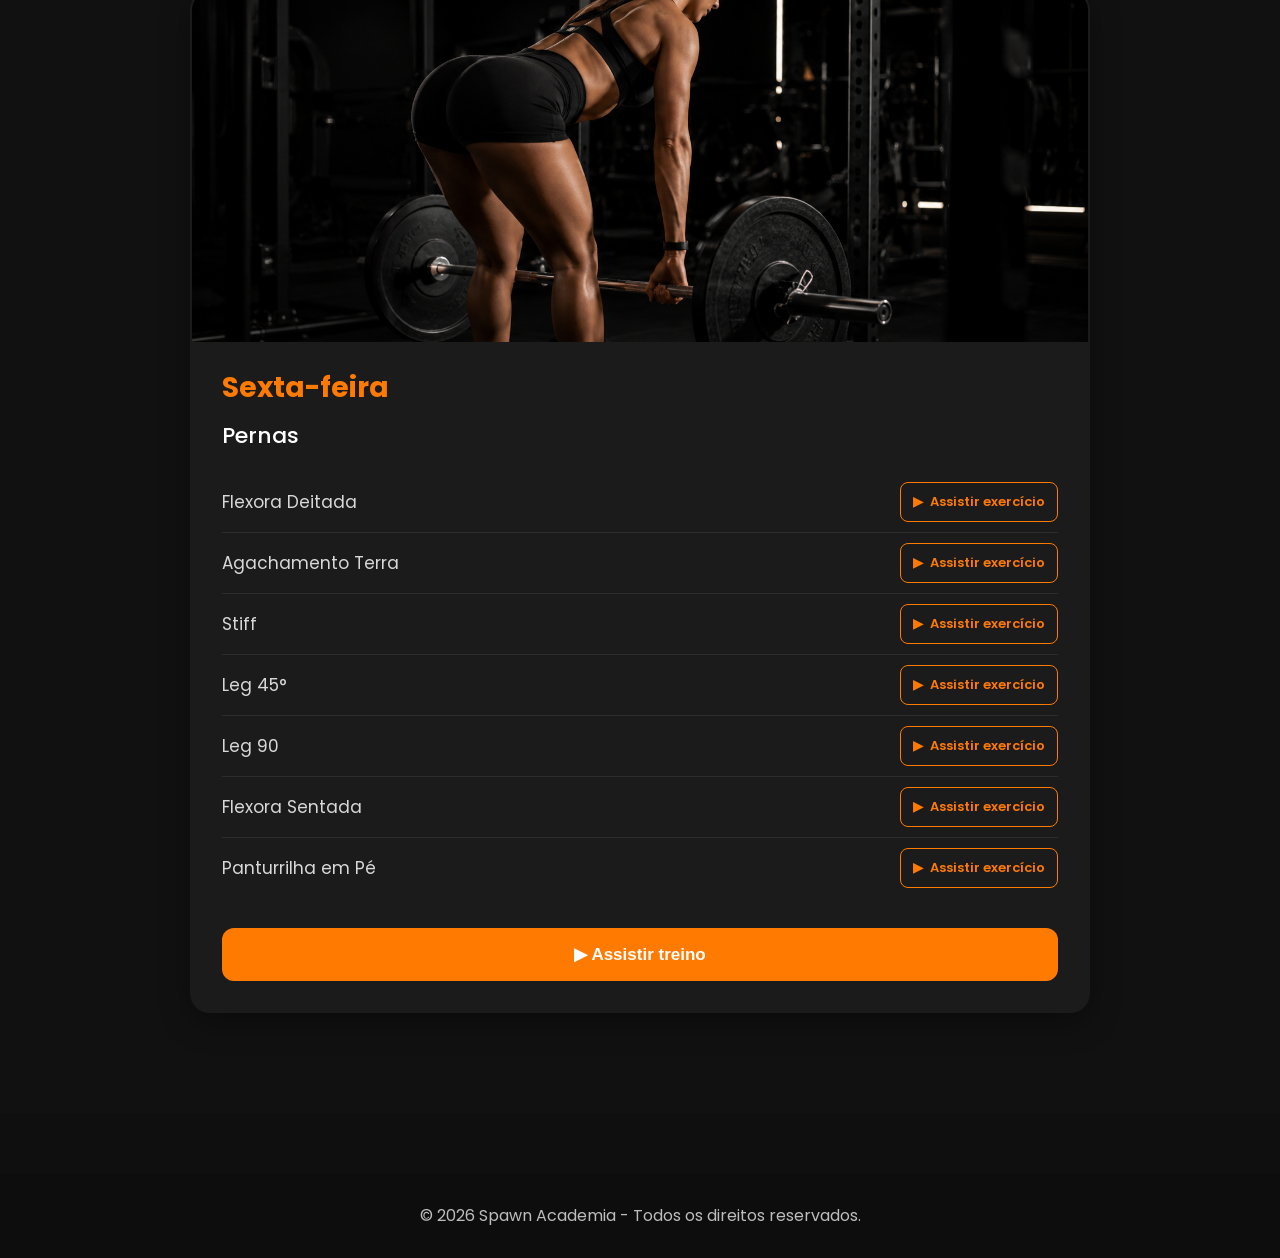
<file: pages/feminino-intermediario.html>
<!DOCTYPE html>
<html lang="pt-BR">

<head>
    <meta charset="UTF-8">
    <meta name="viewport" content="width=device-width, initial-scale=1.0">
   
    <title>Spawn Academia | Feminino Intermediário</title>
    <link rel="icon" href="../assents/logo/logo2.png" type="image/png">

    <!-- CSS -->
    <link rel="stylesheet" href="../css/style.css">
    <link rel="stylesheet" href="../css/treino.css">
    <link rel="stylesheet" href="../css/responsive.css">

    <!-- Google Fonts -->
    <link rel="preconnect" href="https://fonts.googleapis.com">
    <link rel="preconnect" href="https://fonts.gstatic.com" crossorigin>

    <link href="https://fonts.googleapis.com/css2?family=Poppins:wght@300;400;500;600;700&display=swap" rel="stylesheet">

</head>

<body>

<header>

    <nav>
      
        <a href="/">
            <img src="../assents/logo/logo2.png" alt="Spawn Academia" class="logo">
        </a>

        <ul class="menu">
            <li><a href="/feminino">Voltar</a></li>
        </ul>

    </nav>
  
</header>

<section class="treino">

    <div class="titulo">

        <h1>Treino Feminino - Intermediário</h1>

        <p>Confira abaixo seu treino semanal.</p>

    </div>

    <!-- Segunda -->

    <div class="card-treino">

        <img src="../assents/images/segunda-pernas.fem.png" alt="Treino Segunda">

        <h2>Segunda-feira</h2>

        <h3>Pernas</h3>

        <ul>

            <li class="exercicio-item">
                <span>Agachamento Barra Livre</span>
                <a href="https://www.youtube.com/watch?v=eXHas8tNlN8&list=PLDL2Z3355ibA&index=7" target="_blank" rel="noopener noreferrer" class="assistir-exercicio">
                    <span>▶</span> Assistir exercício
                </a>
            </li>
            <li class="exercicio-item">
                <span>Agachamento Frontal</span>
                <a href="https://www.youtube.com/watch?v=BKUgI9erQyg&list=PLDL2Z3355ibA&index=6" target="_blank" rel="noopener noreferrer" class="assistir-exercicio">
                    <span>▶</span> Assistir exercício
                </a>
            </li>
            <li class="exercicio-item">
                <span>Passada</span>
                <a href="https://www.youtube.com/watch?v=OjO-1KX8O4s&list=PLDL2Z3355ibA&index=7" target="_blank" rel="noopener noreferrer" class="assistir-exercicio">
                    <span>▶</span> Assistir exercício
                </a>
            </li>
            <li class="exercicio-item">
                <span>Agachamento Hack</span>
                <a href="https://www.youtube.com/watch?v=yGvXi-jLTrQ&list=PLDL2Z3355ibA&index=8" target="_blank" rel="noopener noreferrer" class="assistir-exercicio">
                    <span>▶</span> Assistir exercício
                </a>
            </li>
            <li class="exercicio-item">
                <span>Cadeira Extensora</span>
                <a href="https://www.youtube.com/watch?v=GzmvI4ds8M0&list=PLDL2Z3355ibA&index=5" target="_blank" rel="noopener noreferrer" class="assistir-exercicio">
                    <span>▶</span> Assistir exercício
                </a>
            </li>
            <li class="exercicio-item">
                <span>Cadeira Adutora</span>
                <a href="https://www.youtube.com/watch?v=jMD0HvtWt2k&list=PLDL2Z3355ibA&index=2" target="_blank" rel="noopener noreferrer" class="assistir-exercicio">
                    <span>▶</span> Assistir exercício
                </a>
            </li>
            <li class="exercicio-item">
                <span>Panturrilha Sentada</span>
                <a href="https://www.youtube.com/watch?v=YFZ21l-8hrI&list=PLDL2Z3355ibA&index=3" target="_blank" rel="noopener noreferrer" class="assistir-exercicio">
                    <span>▶</span> Assistir exercício
                </a>
            </li>
            <li class="exercicio-item">
                <span>Abdômen</span>
                <a href="https://www.youtube.com/watch?v=ndhmgpJCgoA&list=PLDL2Z3355ibA&index=4" target="_blank" rel="noopener noreferrer" class="assistir-exercicio">
                    <span>▶</span> Assistir exercício
                </a>
            </li>
            
        </ul>

        <button type="button" onclick="window.open('https://www.youtube.com/watch?v=eXHas8tNlN8&list=PLDL2Z3355ibA&index=7', '_blank', 'noopener,noreferrer')">▶ Assistir treino</button>

    </div>

    <!-- Terça -->

    <div class="card-treino">

        <img src="../assents/images/terca-peito-triceps.fem.png" alt="Treino Terça">

        <h2>Terça-feira</h2>

        <h3>Peito + Tríceps</h3>

        <ul>
            <li class="exercicio-item">
                <span>Supino Inclinado Articulado</span>
                <a href="https://www.youtube.com/watch?v=osaffIU2b-A&list=PLF_WErcxWR6I&index=4" target="_blank" rel="noopener noreferrer" class="assistir-exercicio">
                    <span>▶</span> Assistir exercício
                </a>
            </li>
            <li class="exercicio-item">
                <span>Crucifixo Máquina</span>
                <a href="https://www.youtube.com/watch?v=tzoVTt4KNB0&list=PLF_WErcxWR6I&index=4" target="_blank" rel="noopener noreferrer" class="assistir-exercicio">
                    <span>▶</span> Assistir exercício
                </a>
            </li>
            <li class="exercicio-item">
                <span>Crossover</span>
                <a href="https://www.youtube.com/watch?v=HAEpJDzLlrM&list=PLF_WErcxWR6I&index=7" target="_blank" rel="noopener noreferrer" class="assistir-exercicio">
                    <span>▶</span> Assistir exercício
                </a>
            </li>
            <li class="exercicio-item">
                <span>Pullover com halteres</span>
                <a href="https://www.youtube.com/watch?v=GmfqeKlhMrY&list=PLF_WErcxWR6I&index=4" target="_blank" rel="noopener noreferrer" class="assistir-exercicio">
                    <span>▶</span> Assistir exercício
                </a>
            </li>
            <li class="exercicio-item">
                <span>Tríceps pulley</span>
                <a href="https://www.youtube.com/watch?v=lIT7YgnrWY8&list=PLF_WErcxWR6I&index=4" target="_blank" rel="noopener noreferrer" class="assistir-exercicio">
                    <span>▶</span> Assistir exercício
                </a>
            </li>
            <li class="exercicio-item">
                <span>Tríceps Corda</span>
                <a href="https://www.youtube.com/watch?v=d1Bbe0peOoQ&list=PLF_WErcxWR6I&index=3" target="_blank" rel="noopener noreferrer" class="assistir-exercicio">
                    <span>▶</span> Assistir exercício
                </a>
            </li>
            <li class="exercicio-item">
                <span>Tríceps Testa</span>
                <a href="https://www.youtube.com/watch?v=1Vlp4wPx7W4&list=PLF_WErcxWR6I&index=7" target="_blank" rel="noopener noreferrer" class="assistir-exercicio">
                    <span>▶</span> Assistir exercício
                </a>
            </li>
            <li class="exercicio-item">
                <span>Cintura</span>
                <a href="https://www.youtube.com/watch?v=v3ubhmN5Nho&list=PLF_WErcxWR6I&index=8" target="_blank" rel="noopener noreferrer" class="assistir-exercicio">
                    <span>▶</span> Assistir exercício
                </a>
            </li>

        </ul>

        <button type="button" onclick="window.open('https://www.youtube.com/watch?v=d1Bbe0peOoQ&list=PLF_WErcxWR6I', '_blank', 'noopener,noreferrer')">▶ Assistir treino</button>

    </div>

    <!-- Quarta -->

    <div class="card-treino">

        <img src="../assents/images/quarta-gluteos.fem.png" alt="Treino Quarta">

        <h2>Quarta-feira</h2>

        <h3>Glúteos</h3>

        <ul>
            
            <li class="exercicio-item">
                <span>Glúteo aparelho Lombar</span>
                <a href="https://www.youtube.com/watch?v=4FqeNwA17GE&list=PLC0g8LoGLKPU&index=2" target="_blank" rel="noopener noreferrer" class="assistir-exercicio">
                    <span>▶</span> Assistir exercício
                </a>
            </li>
            <li class="exercicio-item">
                <span>Agachamento Sumô Maquina</span>
                <a href="https://www.youtube.com/watch?v=PW12ZyYE6fI&list=PLC0g8LoGLKPU&index=9" target="_blank" rel="noopener noreferrer" class="assistir-exercicio">
                    <span>▶</span> Assistir exercício
                </a>
            </li>
            <li class="exercicio-item">
                <span>Afundo com Step no Smith</span>
                <a href="https://www.youtube.com/watch?v=Dz964Iwsd4A&list=PLC0g8LoGLKPU&index=8" target="_blank" rel="noopener noreferrer" class="assistir-exercicio">
                    <span>▶</span> Assistir exercício
                </a>
            </li>
            <li class="exercicio-item">
                <span>Glúteo em pé na Máquina</span>
                <a href="https://www.youtube.com/watch?v=mGuhBs0iMdk&list=PLC0g8LoGLKPU&index=1" target="_blank" rel="noopener noreferrer" class="assistir-exercicio">
                    <span>▶</span> Assistir exercício
                </a>
            </li>
            <li class="exercicio-item">
                <span>Movimento Lateral na Máquina</span>
                <a href="https://www.youtube.com/watch?v=dTgky-NtbgQ&list=PLC0g8LoGLKPU&index=2" target="_blank" rel="noopener noreferrer" class="assistir-exercicio">
                    <span>▶</span> Assistir exercício
                </a>
            </li>
            <li class="exercicio-item">
                <span>Elevação Pélvica</span>
                <a href="https://www.youtube.com/watch?v=L72Zd0kq_0Q&list=PLC0g8LoGLKPU" target="_blank" rel="noopener noreferrer" class="assistir-exercicio">
                    <span>▶</span> Assistir exercício
                </a>
            </li>
            <li class="exercicio-item">
                <span>Cadeira Abdutora</span>
                <a href="https://www.youtube.com/watch?v=ipxPjd1JpSI&list=PLcJt9dK25GWM&index=2" target="_blank" rel="noopener noreferrer" class="assistir-exercicio">
                    <span>▶</span> Assistir exercício
                </a>
            </li>
            <li class="exercicio-item">
                <span>Abdômen</span>
                <a href="https://www.youtube.com/watch?v=ndhmgpJCgoA&list=PLC0g8LoGLKPU&index=3" target="_blank" rel="noopener noreferrer" class="assistir-exercicio">
                    <span>▶</span> Assistir exercício
                </a>
            </li>
        
        </ul>
            
        <button type="button" onclick="window.open('https://www.youtube.com/watch?v=4FqeNwA17GE&list=PLC0g8LoGLKPU&index=2', '_blank', 'noopener,noreferrer')">▶ Assistir treino</button>

    </div>

    <!-- Quinta -->

    <div class="card-treino">

        <img src="../assents/images/quinta-costas-biceps.fem.png" alt="Treino Quinta">

        <h2>Quinta-feira</h2>

        <h3>Costas + Bíceps</h3>

        <ul>

            <li class="exercicio-item">
                <span>Puxador Frente</span>
                <a href="https://www.youtube.com/watch?v=nlOxbo0tPXo&list=PLSMtLx6aVEOo" target="_blank" rel="noopener noreferrer" class="assistir-exercicio">
                    <span>▶</span> Assistir exercício
                </a>
            </li>
            <li class="exercicio-item">
                <span>Puxador Pegada Inversa</span>
                <a href="https://www.youtube.com/watch?v=vhEmr6ltjoM&list=PLSMtLx6aVEOo&index=1" target="_blank" rel="noopener noreferrer" class="assistir-exercicio">
                    <span>▶</span> Assistir exercício
                </a>
            </li>
            <li class="exercicio-item">
                <span>Remada Máquina</span>
                <a href="https://www.youtube.com/watch?v=5FkGKWTPk4k&list=PLSMtLx6aVEOo&index=3" target="_blank" rel="noopener noreferrer" class="assistir-exercicio">
                    <span>▶</span> Assistir exercício
                </a>
            </li>
            <li class="exercicio-item">
                <span>Pulldown</span>
                <a href="https://www.youtube.com/watch?v=6CL2wT127Fs&list=PLSMtLx6aVEOo&index=1" target="_blank" rel="noopener noreferrer" class="assistir-exercicio">
                    <span>▶</span> Assistir exercício
                </a>
            </li>
            <li class="exercicio-item">
                <span>Rosca Direta com Barra</span>
                <a href="https://www.youtube.com/watch?v=Tgd8TKL7guI&list=PLSMtLx6aVEOo&index=1" target="_blank" rel="noopener noreferrer" class="assistir-exercicio">
                    <span>▶</span> Assistir exercício
                </a>
            </li>
            <li class="exercicio-item">
                <span>Rosca Martelo com Corda</span>
                <a href="https://www.youtube.com/watch?v=g6Dt_nDDQHk&list=PLSMtLx6aVEOo&index=8" target="_blank" rel="noopener noreferrer" class="assistir-exercicio">
                    <span>▶</span> Assistir exercício
                </a>
            </li>
            <li class="exercicio-item">
                <span>Rosca Concentrada no Banco Scott</span>
                <a href="https://www.youtube.com/watch?v=5jiUa5UF6bQ&list=PLSMtLx6aVEOo&index=1" target="_blank" rel="noopener noreferrer" class="assistir-exercicio">
                    <span>▶</span> Assistir exercício
                </a>
            </li>
            <li class="exercicio-item">
                <span>Cintura</span>
                <a href="https://www.youtube.com/watch?v=v3ubhmN5Nho&list=PLSMtLx6aVEOo&index=1" target="_blank" rel="noopener noreferrer" class="assistir-exercicio">
                    <span>▶</span> Assistir exercício
                </a>
            </li>

        </ul>

        <button type="button" onclick="window.open('https://www.youtube.com/watch?v=nlOxbo0tPXo&list=PLSMtLx6aVEOo', '_blank', 'noopener,noreferrer')">▶ Assistir treino</button>

    </div>

    <!-- Sexta -->

    <div class="card-treino">

        <img src="../assents/images/sexta-posterior.fem.png" alt="Treino Sexta">

        <h2>Sexta-feira</h2>

        <h3>Pernas</h3>

        <ul>

            <li class="exercicio-item">
                <span>Flexora Deitada</span>
                <a href="https://www.youtube.com/watch?v=069r8OwRRcQ&list=PLY0eIbPqxe0E&index=1" target="_blank" rel="noopener noreferrer" class="assistir-exercicio">
                    <span>▶</span> Assistir exercício
                </a>
            </li>
            <li class="exercicio-item">
                <span>Agachamento Terra</span>
                <a href="https://www.youtube.com/watch?v=M_lSSujeYy8&list=PLY0eIbPqxe0E&index=6" target="_blank" rel="noopener noreferrer" class="assistir-exercicio">
                    <span>▶</span> Assistir exercício
                </a>
            </li>
            <li class="exercicio-item">
                <span>Stiff</span>
                <a href="https://www.youtube.com/watch?v=m41KTTQ8ksk&list=PLY0eIbPqxe0E&index=7" target="_blank" rel="noopener noreferrer" class="assistir-exercicio">
                    <span>▶</span> Assistir exercício
                </a>
            </li>
            <li class="exercicio-item">
                <span>Leg 45°</span>
                <a href="https://www.youtube.com/watch?v=3KzVRH-nEow&list=PLY0eIbPqxe0E&index=7" target="_blank" rel="noopener noreferrer" class="assistir-exercicio">
                    <span>▶</span> Assistir exercício
                </a>
            </li>
            <li class="exercicio-item">
                <span>Leg 90</span>
                <a href="https://www.youtube.com/watch?v=SbAYDLrEOLk&list=PLY0eIbPqxe0E&index=7" target="_blank" rel="noopener noreferrer" class="assistir-exercicio">
                    <span>▶</span> Assistir exercício
                </a>
            </li>
            <li class="exercicio-item">
                <span>Flexora Sentada</span>
                <a href="https://www.youtube.com/watch?v=VbL2vviYEyE&list=PLY0eIbPqxe0E&index=1" target="_blank" rel="noopener noreferrer" class="assistir-exercicio">
                    <span>▶</span> Assistir exercício
                </a>
            </li>
            <li class="exercicio-item">
                <span>Panturrilha em Pé</span>
                <a href="https://www.youtube.com/watch?v=u_XBItPvcCw&list=PLY0eIbPqxe0E&index=2" target="_blank" rel="noopener noreferrer" class="assistir-exercicio">
                    <span>▶</span> Assistir exercício
                </a>
            </li>

        </ul>

        <button type="button" onclick="window.open('https://www.youtube.com/watch?v=069r8OwRRcQ&list=PLY0eIbPqxe0E', '_blank', 'noopener,noreferrer')">▶ Assistir treino</button>

    </div>

</section>

<footer>

    <p>© 2026 Spawn Academia - Todos os direitos reservados.</p>

</footer>

<script src="../js/script.js"></script>

</body>

</html>
</file>
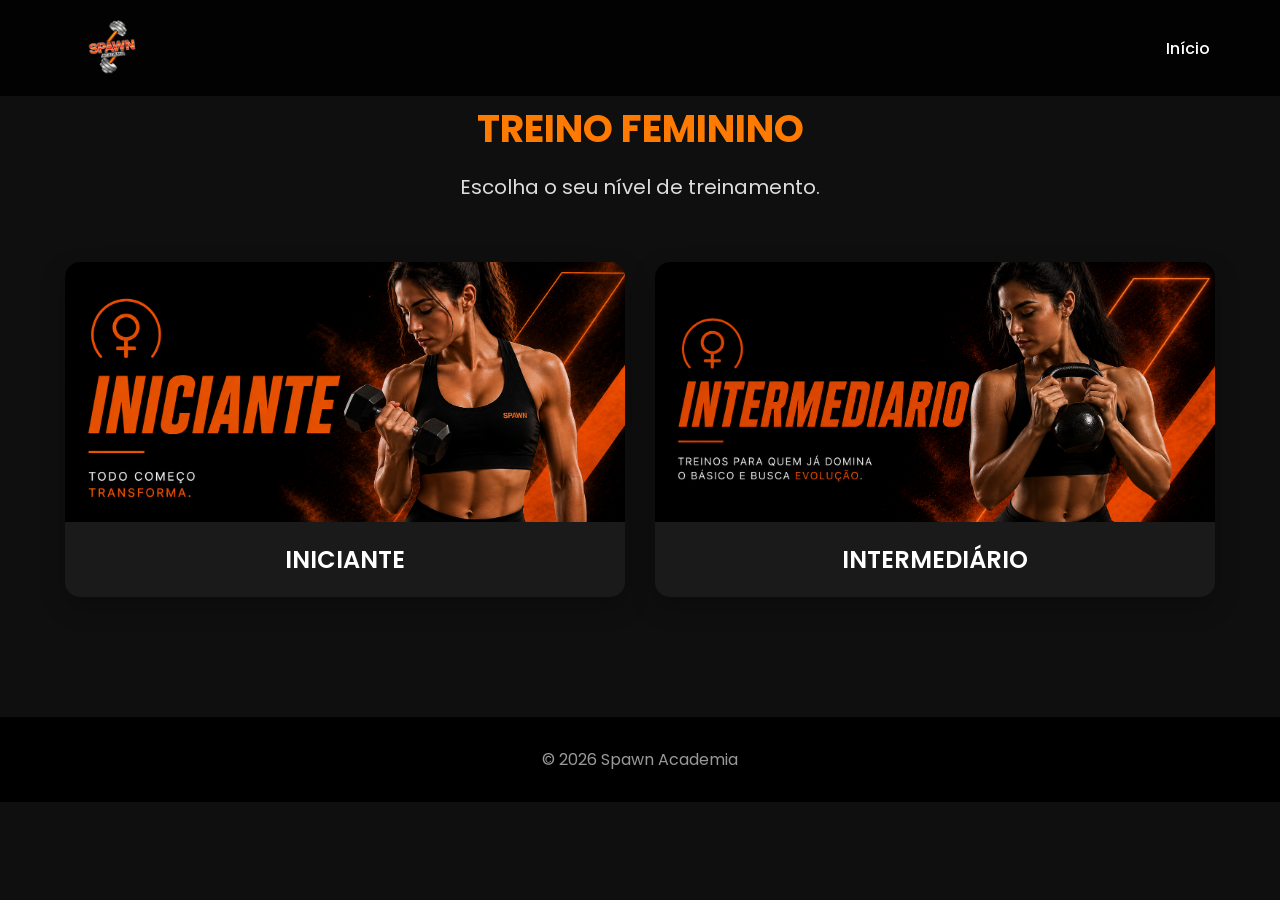
<file: pages/feminino.html>
<!DOCTYPE html>
<html lang="pt-BR">
<head>
    <meta charset="UTF-8">
    <meta name="viewport" content="width=device-width, initial-scale=1.0">
    <title>Spawn Academia | Feminino</title>
    <link rel="icon" href="../assents/logo/logo2.png" type="image/png">

    <link rel="stylesheet" href="../css/categoria.css">
    <link rel="stylesheet" href="../css/responsive.css">
    <link rel="stylesheet" href="../css/style.css">

    <!-- Google Fonts -->
    <link rel="preconnect" href="https://fonts.googleapis.com">
    <link rel="preconnect" href="https://fonts.gstatic.com" crossorigin>
    <link href="https://fonts.googleapis.com/css2?family=Poppins:wght@300;400;500;600;700&display=swap" rel="stylesheet">
</head>
<body>

<header>

    <nav>

        <a href="/">
            <img src="../assents/logo/logo2.png" alt="Logo Spawn" class="logo">
        </a>

        <ul class="menu">
            <li><a href="/">Início</a></li>
        </ul>

    </nav>

</header>

<section class="pagina-categoria">

    <div class="titulo-pagina">

        <h1>TREINO FEMININO</h1>

        <p>Escolha o seu nível de treinamento.</p>

    </div>

    <div class="cards">

        <a href="/feminino-iniciante" class="card">

            <img src="../assents/images/cat.ini.fem.png" alt="Feminino Iniciante">

            <h3>INICIANTE</h3>

        </a>

        <a href="/feminino-intermediario" class="card">

            <img src="../assents/images/cat.fem.int2.png" alt="Feminino Intermediário">

            <h3>INTERMEDIÁRIO</h3>

        </a>

    </div>

</section>

<footer>

    <p>© 2026 Spawn Academia</p>

</footer>

</body>
</html>
</file>
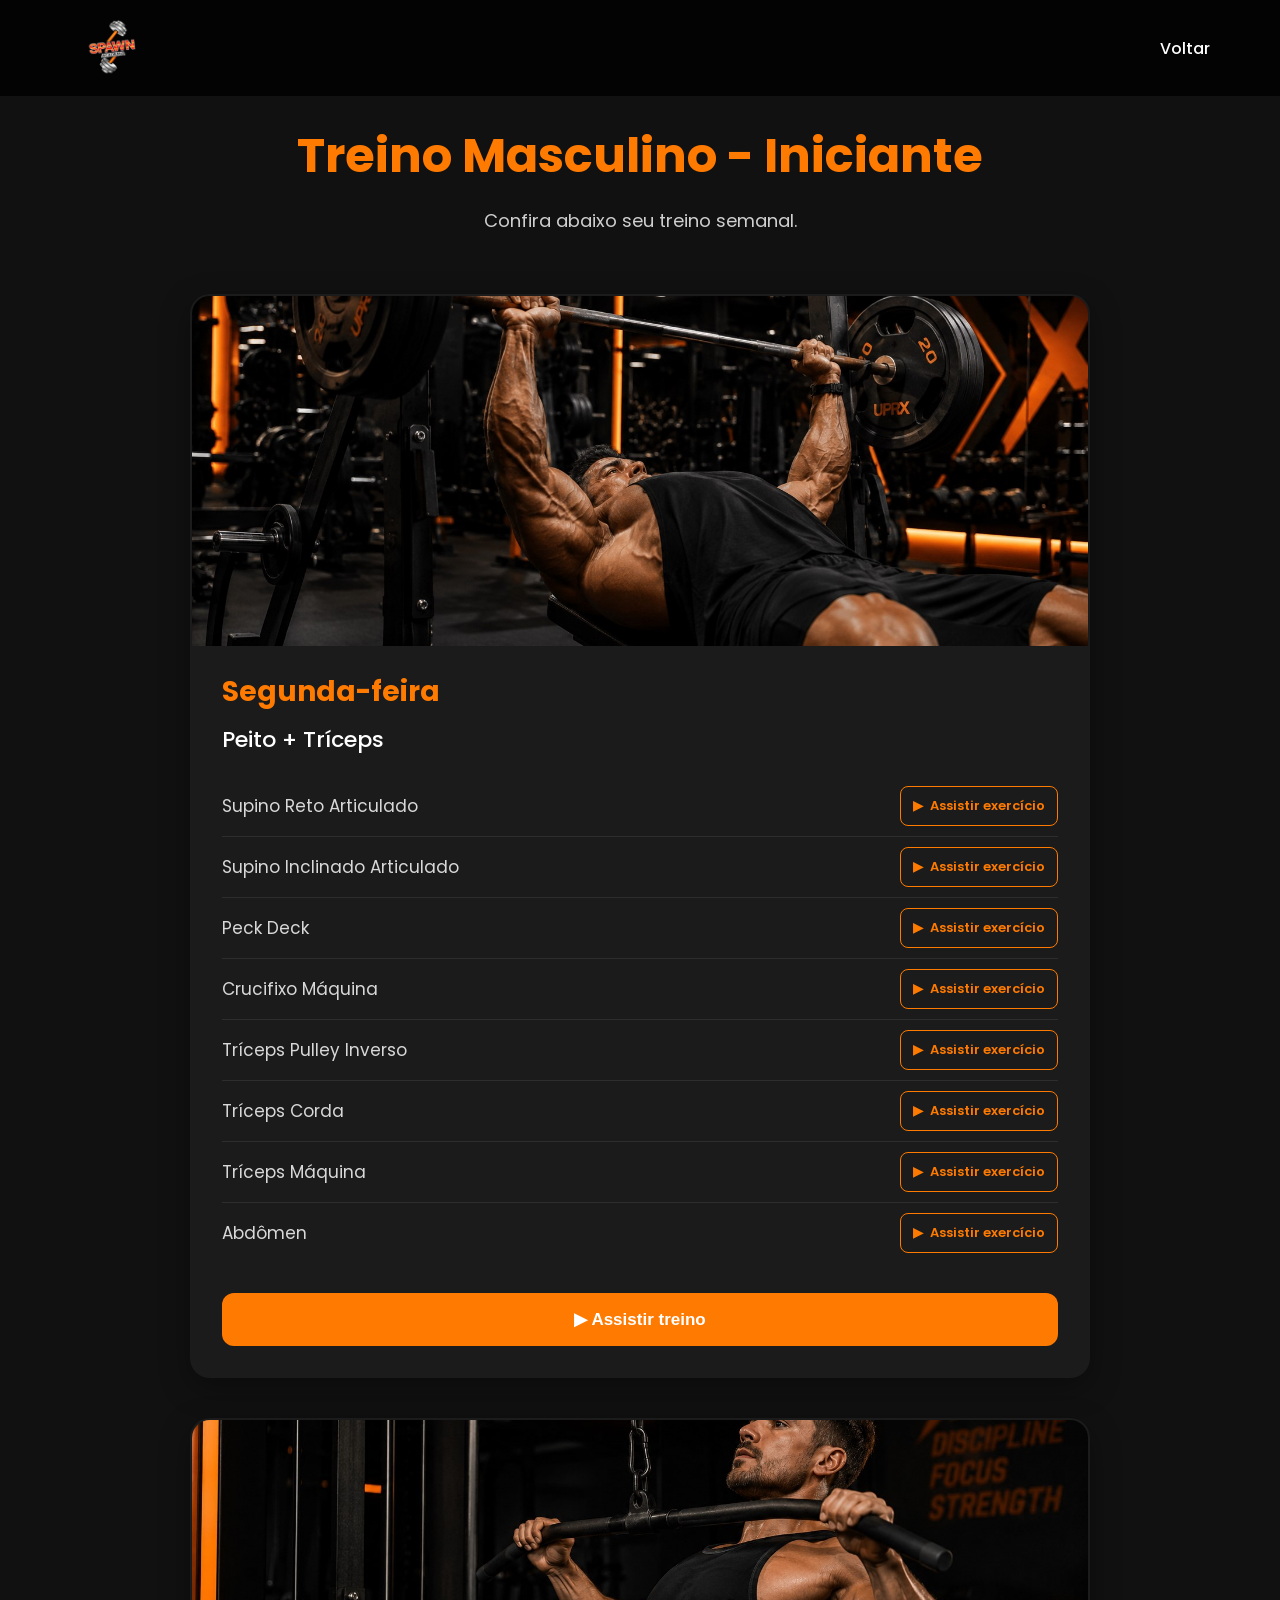
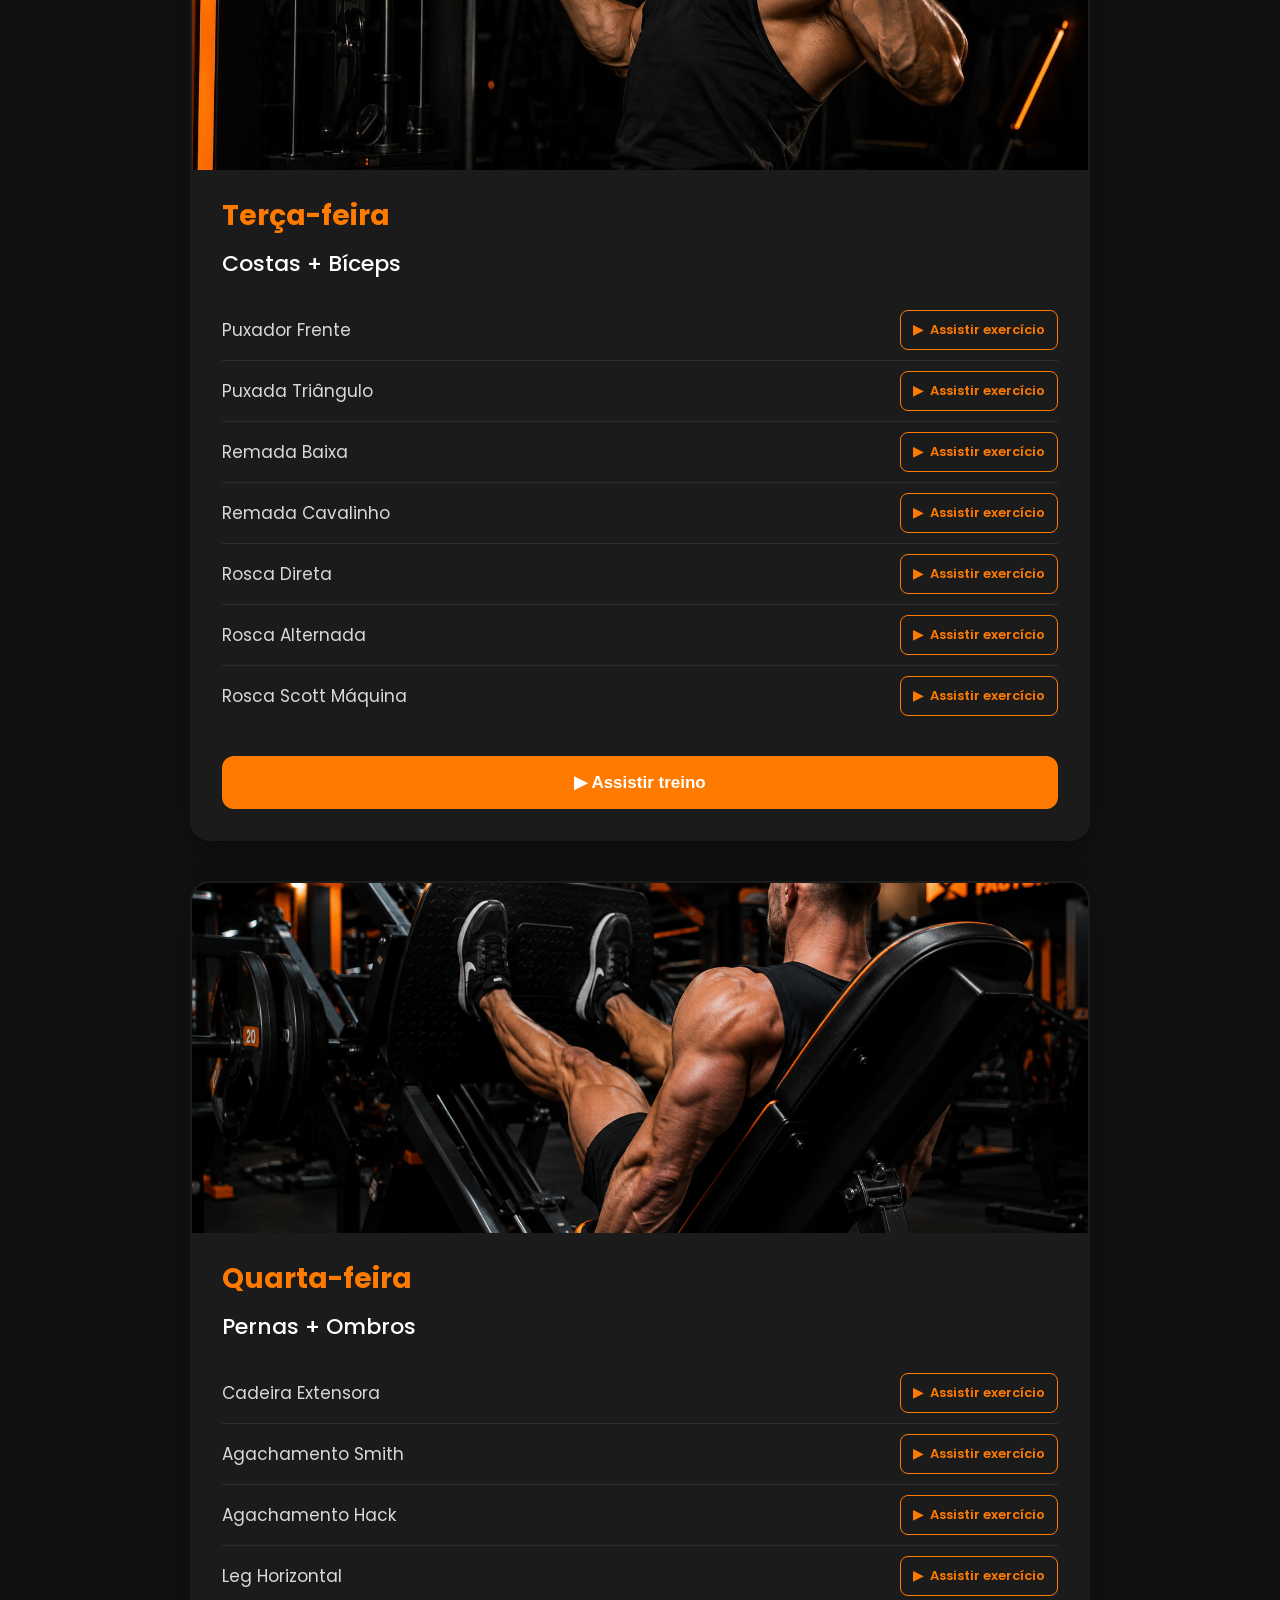
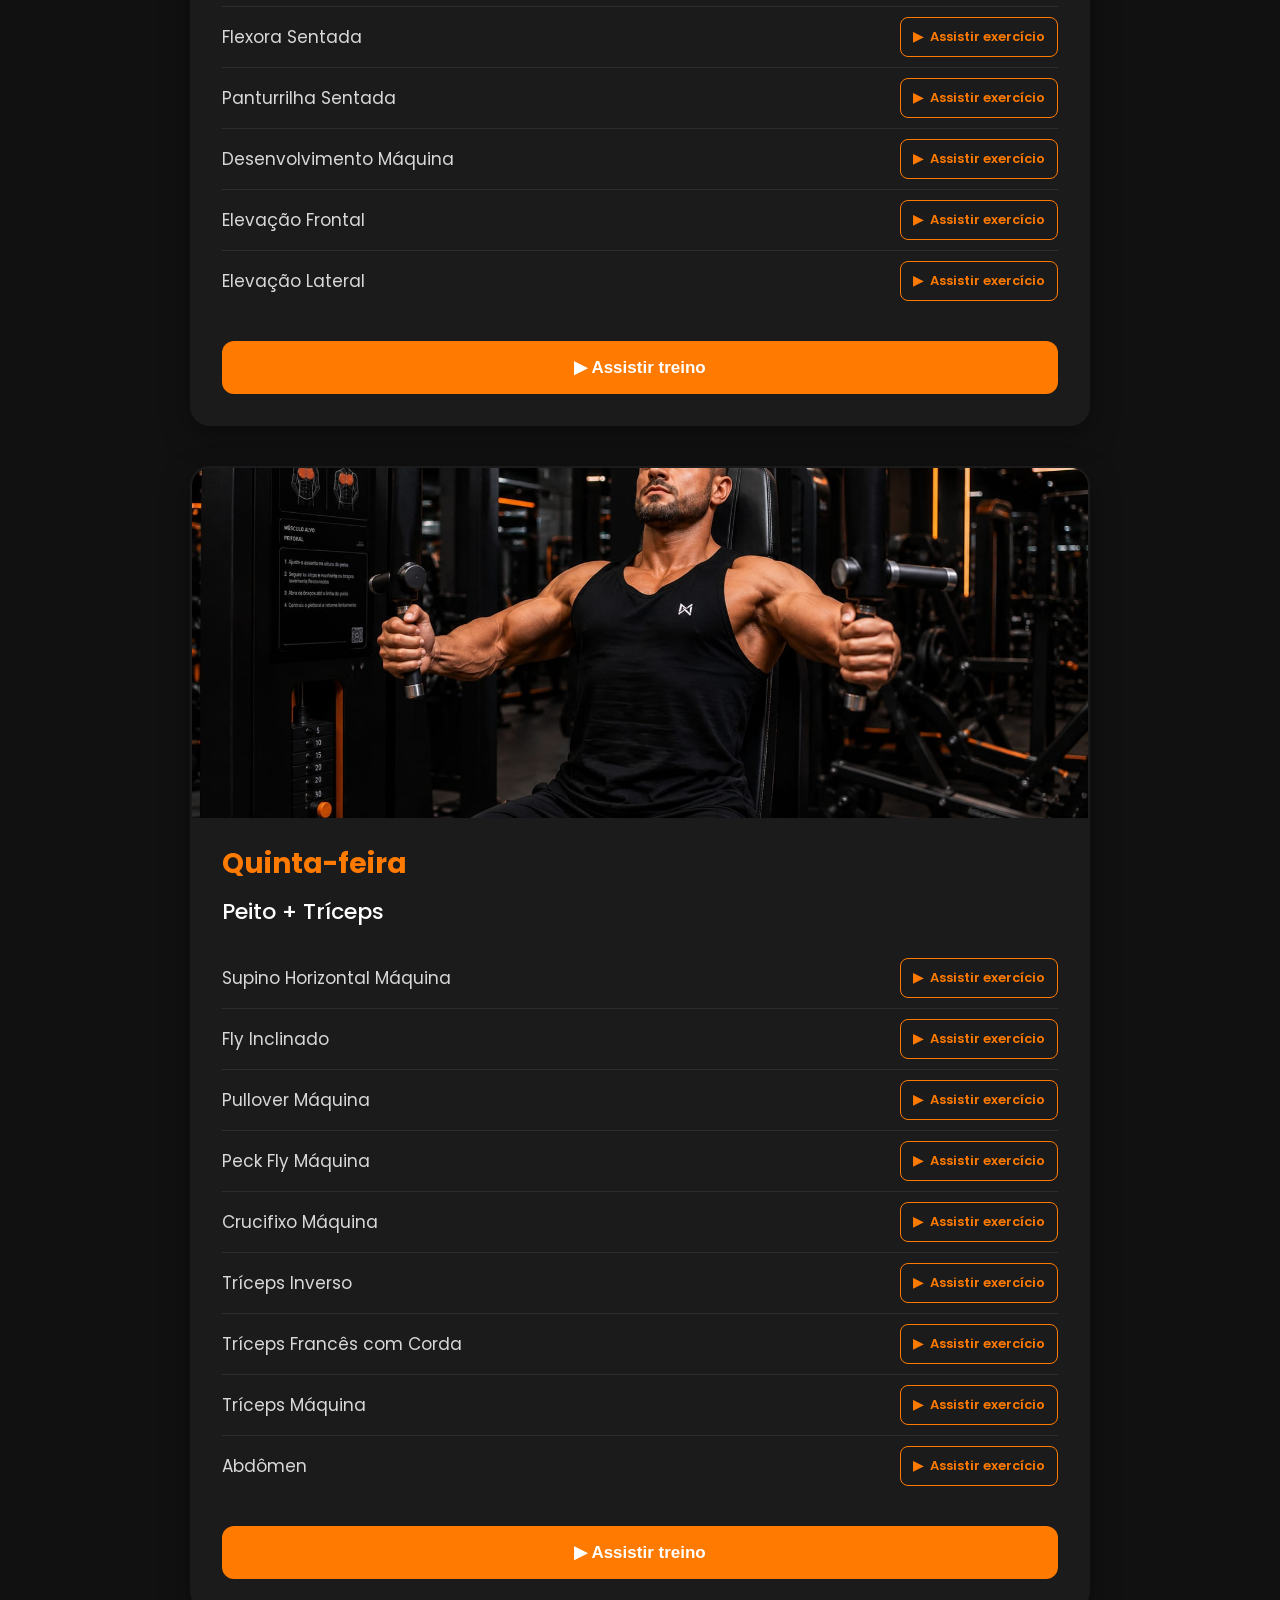
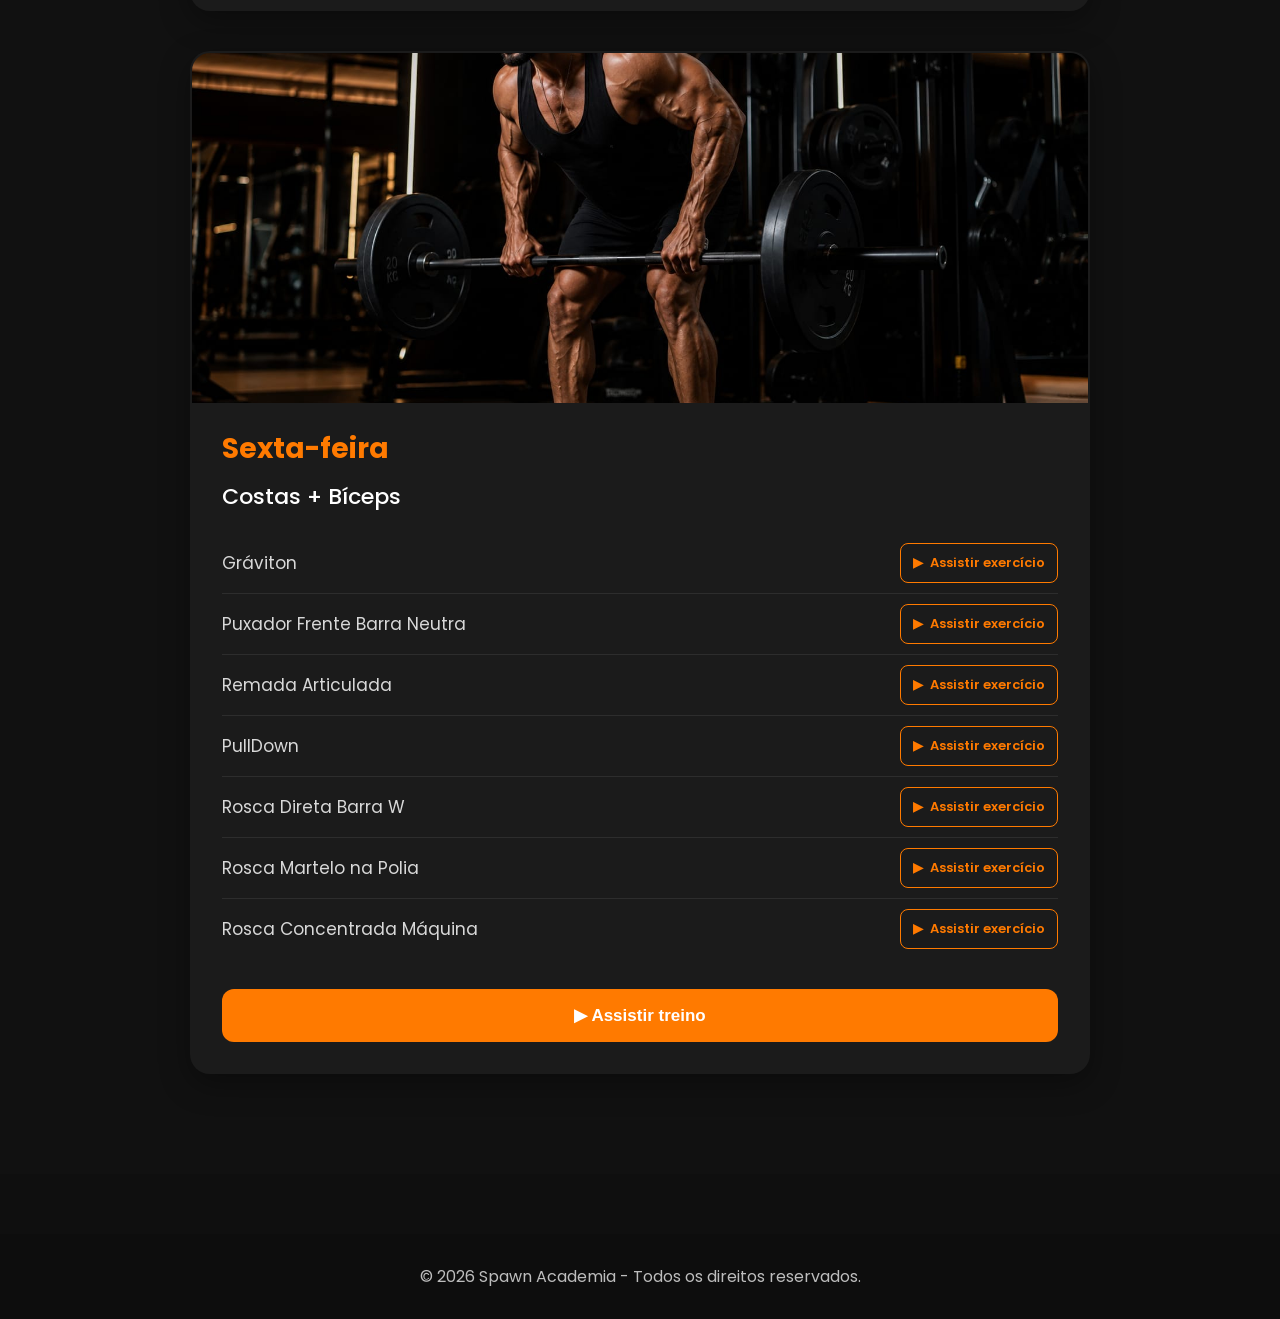
<file: pages/masculino-iniciante.html>
<!DOCTYPE html>
<html lang="pt-BR">

<head>
    <meta charset="UTF-8">
    <meta name="viewport" content="width=device-width, initial-scale=1.0">

    <title>Spawn Academia | Masculino Iniciante</title>
    <link rel="icon" href="../assents/logo/logo2.png" type="image/png">

    <!-- CSS -->
    <link rel="stylesheet" href="../css/style.css">
    <link rel="stylesheet" href="../css/treino.css">
    <link rel="stylesheet" href="../css/responsive.css">

    <!-- Google Fonts -->
    <link rel="preconnect" href="https://fonts.googleapis.com">
    <link rel="preconnect" href="https://fonts.gstatic.com" crossorigin>

    <link href="https://fonts.googleapis.com/css2?family=Poppins:wght@300;400;500;600;700&display=swap" rel="stylesheet">

</head>

<body>

<header>

    <nav>

        <a href="/">
            <img src="../assents/logo/logo2.png" alt="Spawn Academia" class="logo">
        </a>

        <ul class="menu">
            <li><a href="/masculino">Voltar</a></li>
        </ul>

    </nav>

</header>

<section class="treino">

    <div class="titulo">

        <h1>Treino Masculino - Iniciante</h1>

        <p>Confira abaixo seu treino semanal.</p>

    </div>

    <!-- Segunda -->

    <div class="card-treino">

        <img src="../assents/images/segunda-peito-segtriceps.jpg" alt="Treino Segunda">

        <h2>Segunda-feira</h2>

        <h3>Peito + Tríceps</h3>

        <ul>

            <li class="exercicio-item">
                <span>Supino Reto Articulado</span>
                <a href="https://www.youtube.com/watch?v=ZsJRCMt3eCU&list=PLFimhGQKf_9A&index=7" target="_blank" rel="noopener noreferrer" class="assistir-exercicio">
                    <span>▶</span> Assistir exercício
                </a>
            </li>
            <li class="exercicio-item">
                <span>Supino Inclinado Articulado</span>
                <a href="https://www.youtube.com/watch?v=i3Q7i_yBrzg&list=PLFimhGQKf_9A&index=2" target="_blank" rel="noopener noreferrer" class="assistir-exercicio">
                    <span>▶</span> Assistir exercício
                </a>
            </li>
            <li class="exercicio-item">
                <span>Peck Deck</span>
                <a href="https://www.youtube.com/watch?v=pYF-o3-tdTw&list=PLFimhGQKf_9A&index=7" target="_blank" rel="noopener noreferrer" class="assistir-exercicio">
                    <span>▶</span> Assistir exercício
                </a>
            </li>
            <li class="exercicio-item">
                <span>Crucifixo Máquina</span>
                <a href="https://www.youtube.com/watch?v=mnOQtTVMkEU&list=PLFimhGQKf_9A&index=5" target="_blank" rel="noopener noreferrer" class="assistir-exercicio">
                    <span>▶</span> Assistir exercício
                </a>
            </li>
            <li class="exercicio-item">
                <span>Tríceps Pulley Inverso</span>
                <a href="https://www.youtube.com/watch?v=gczprqYY_oE&list=PLFimhGQKf_9A&index=7" target="_blank" rel="noopener noreferrer" class="assistir-exercicio">
                    <span>▶</span> Assistir exercício
                </a>
            </li>
            <li class="exercicio-item">
                <span>Tríceps Corda</span>
                <a href="https://www.youtube.com/watch?v=6Uj7VsMWgxw&list=PLFimhGQKf_9A&index=8" target="_blank" rel="noopener noreferrer" class="assistir-exercicio">
                    <span>▶</span> Assistir exercício
                </a>
            </li>
            <li class="exercicio-item">
                <span>Tríceps Máquina</span>
                <a href="https://www.youtube.com/watch?v=Kd5sguOosCY&list=PLFimhGQKf_9A&index=4" target="_blank" rel="noopener noreferrer" class="assistir-exercicio">
                    <span>▶</span> Assistir exercício
                </a>
            </li>
            <li class="exercicio-item">
                <span>Abdômen</span>
                <a href="https://www.youtube.com/watch?v=62PfgNVK4r8&list=PLFimhGQKf_9A&index=8" target="_blank" rel="noopener noreferrer" class="assistir-exercicio">
                    <span>▶</span> Assistir exercício
                </a>
            </li>

        </ul>

           <button type="button" onclick="window.open('https://www.youtube.com/watch?v=ZsJRCMt3eCU&list=PLFimhGQKf_9A&index=7', '_blank')">▶ Assistir treino</button>

    </div>

    <!-- Terça -->

    <div class="card-treino">

        <img src="../assents/images/terca-costas-biceps.jpg" alt="Treino Terça">

        <h2>Terça-feira</h2>

        <h3>Costas + Bíceps</h3>

        <ul>

            <li class="exercicio-item">
                <span>Puxador Frente</span>
                <a href="https://www.youtube.com/watch?v=OAvWnC26-Vk&list=PLY1qdXF7nMK0&index=8" target="_blank" rel="noopener noreferrer" class="assistir-exercicio">
                    <span>▶</span> Assistir exercício
                </a>
            </li>
            <li class="exercicio-item">
                <span>Puxada Triângulo</span>
                <a href="https://www.youtube.com/watch?v=1iDBkygPUew&list=PLY1qdXF7nMK0&index=2" target="_blank" rel="noopener noreferrer" class="assistir-exercicio">
                    <span>▶</span> Assistir exercício
                </a>
            </li>
            <li class="exercicio-item">
                <span>Remada Baixa</span>
                <a href="https://www.youtube.com/watch?v=n6SFkGtlUt4&list=PLY1qdXF7nMK0&index=7" target="_blank" rel="noopener noreferrer" class="assistir-exercicio">
                    <span>▶</span> Assistir exercício
                </a>
            </li>
            <li class="exercicio-item">
                <span>Remada Cavalinho</span>
                <a href="https://www.youtube.com/watch?v=rA_QRIWx3oE&list=PLY1qdXF7nMK0&index=3" target="_blank" rel="noopener noreferrer" class="assistir-exercicio">
                    <span>▶</span> Assistir exercício
                </a>
            </li>
            <li class="exercicio-item">
                <span>Rosca Direta</span>
                <a href="https://www.youtube.com/watch?v=FzTVsKtkpd0&list=PLY1qdXF7nMK0&index=5" target="_blank" rel="noopener noreferrer" class="assistir-exercicio">
                    <span>▶</span> Assistir exercício
                </a>
            </li>
            <li class="exercicio-item">
                <span>Rosca Alternada</span>
                <a href="https://www.youtube.com/watch?v=gi7VMzYqDxY&list=PLY1qdXF7nMK0&index=6" target="_blank" rel="noopener noreferrer" class="assistir-exercicio">
                    <span>▶</span> Assistir exercício
                </a>
            </li>
            <li class="exercicio-item">
                <span>Rosca Scott Máquina</span>
                <a href="https://www.youtube.com/watch?v=GGCvrRlkeZU&list=PLY1qdXF7nMK0&index=7" target="_blank" rel="noopener noreferrer" class="assistir-exercicio">
                    <span>▶</span> Assistir exercício
                </a>
            </li>

        </ul>

        <button type="button" onclick="window.open('https://www.youtube.com/watch?v=OAvWnC26-Vk&list=PLY1qdXF7nMK0&index=8', '_blank')">▶ Assistir treino</button>

    </div>

    <!-- Quarta -->

    <div class="card-treino">

        <img src="../assents/images/quarta-pernas-ombros.png" alt="Treino Quarta">

        <h2>Quarta-feira</h2>

        <h3>Pernas + Ombros</h3>

        <ul>

            <li class="exercicio-item">
                <span>Cadeira Extensora</span>
                <a href="https://www.youtube.com/watch?v=DrIMpHspgwE&list=PLIC5GOauBjSs&index=4" target="_blank" rel="noopener noreferrer" class="assistir-exercicio">
                    <span>▶</span> Assistir exercício
                </a>
            </li>
            <li class="exercicio-item">
                <span>Agachamento Smith</span>
                <a href="https://www.youtube.com/watch?v=gzXpyz0FZDQ&list=PLIC5GOauBjSs&index=4" target="_blank" rel="noopener noreferrer" class="assistir-exercicio">
                    <span>▶</span> Assistir exercício
                </a>
            </li>
            <li class="exercicio-item">
                <span>Agachamento Hack</span>
                <a href="https://www.youtube.com/watch?v=cotZMEiTcHo&list=PLIC5GOauBjSs&index=6" target="_blank" rel="noopener noreferrer" class="assistir-exercicio">
                    <span>▶</span> Assistir exercício
                </a>
            </li>
            <li class="exercicio-item">
                <span>Leg Horizontal</span>
                <a href="https://www.youtube.com/watch?v=yRbD1HWKNpM&list=PLIC5GOauBjSs&index=6" target="_blank" rel="noopener noreferrer" class="assistir-exercicio">
                    <span>▶</span> Assistir exercício
                </a>
            </li>
            <li class="exercicio-item">
                <span>Flexora Sentada</span>
                <a href="https://www.youtube.com/watch?v=6Z227_YfHMk&list=PLIC5GOauBjSs&index=5" target="_blank" rel="noopener noreferrer" class="assistir-exercicio">
                    <span>▶</span> Assistir exercício
                </a>
            </li>
            <li class="exercicio-item">
                <span>Panturrilha Sentada</span>
                <a href="https://www.youtube.com/watch?v=TMWRhNy1VAE&list=PLIC5GOauBjSs&index=6" target="_blank" rel="noopener noreferrer" class="assistir-exercicio">
                    <span>▶</span> Assistir exercício
                </a>
            </li>
            <li class="exercicio-item">
                <span>Desenvolvimento Máquina</span>
                <a href="https://www.youtube.com/watch?v=VWE0JazgIQo&list=PLIC5GOauBjSs&index=6" target="_blank" rel="noopener noreferrer" class="assistir-exercicio">
                    <span>▶</span> Assistir exercício
                </a>
            </li>
            <li class="exercicio-item">
                <span>Elevação Frontal</span>
                <a href="https://www.youtube.com/watch?v=JG5oLZ4Cne8&list=PLIC5GOauBjSs&index=8" target="_blank" rel="noopener noreferrer" class="assistir-exercicio">
                    <span>▶</span> Assistir exercício
                </a>
            </li>
            <li class="exercicio-item">
                <span>Elevação Lateral</span>
                <a href="https://www.youtube.com/watch?v=Fg_2hllnKdU&list=PLIC5GOauBjSs&index=7" target="_blank" rel="noopener noreferrer" class="assistir-exercicio">
                    <span>▶</span> Assistir exercício
                </a>
            </li>

        </ul>

        <button type="button" onclick="window.open('https://www.youtube.com/watch?v=yRbD1HWKNpM&list=PLIC5GOauBjSs', '_blank')">▶ Assistir treino</button>

    </div>

    <!-- Quinta -->

    <div class="card-treino">

        <img src="../assents/images/quinta-peito-triceps.jpg" alt="Treino Quinta">

        <h2>Quinta-feira</h2>

        <h3>Peito + Tríceps</h3>

        <ul>

            <li class="exercicio-item">
                <span>Supino Horizontal Máquina</span>
                <a href="https://www.youtube.com/watch?v=jjr5o7bk6K0&list=PLalrr2Iv0j2M&index=9" target="_blank" rel="noopener noreferrer" class="assistir-exercicio">
                    <span>▶</span> Assistir exercício
                </a>
            </li>
            <li class="exercicio-item">
                <span>Fly Inclinado</span>
                <a href="https://www.youtube.com/watch?v=RnXXpVI3xO0&list=PLalrr2Iv0j2M&index=2" target="_blank" rel="noopener noreferrer" class="assistir-exercicio">
                    <span>▶</span> Assistir exercício
                </a>
            </li>
            <li class="exercicio-item">
                <span>Pullover Máquina</span>
                <a href="https://www.youtube.com/watch?v=udzkpUBwiL0&list=PLalrr2Iv0j2M&index=3" target="_blank" rel="noopener noreferrer" class="assistir-exercicio">
                    <span>▶</span> Assistir exercício
                </a>
            </li>
            <li class="exercicio-item">
                <span>Peck Fly Máquina</span>
                <a href="https://www.youtube.com/watch?v=1UzOPVMPbGw&list=PLalrr2Iv0j2M&index=3" target="_blank" rel="noopener noreferrer" class="assistir-exercicio">
                    <span>▶</span> Assistir exercício
                </a>
            </li>
            <li class="exercicio-item">
                <span>Crucifixo Máquina</span>
                <a href="https://www.youtube.com/watch?v=mnOQtTVMkEU&list=PLalrr2Iv0j2M&index=5" target="_blank" rel="noopener noreferrer" class="assistir-exercicio">
                    <span>▶</span> Assistir exercício
                </a>
            </li>
            <li class="exercicio-item">
                <span>Tríceps Inverso</span>
                <a href="https://www.youtube.com/watch?v=nDS1wJ9S770&list=PLalrr2Iv0j2M&index=6" target="_blank" rel="noopener noreferrer" class="assistir-exercicio">
                    <span>▶</span> Assistir exercício
                </a>
            </li>
            <li class="exercicio-item">
                <span>Tríceps Francês com Corda</span>
                <a href="https://www.youtube.com/watch?v=-VVHuk-wDZU&list=PLalrr2Iv0j2M&index=7" target="_blank" rel="noopener noreferrer" class="assistir-exercicio">
                    <span>▶</span> Assistir exercício
                </a>
            </li>
            <li class="exercicio-item">
                <span>Tríceps Máquina</span>
                <a href="https://www.youtube.com/watch?v=Kd5sguOosCY&list=PLalrr2Iv0j2M&index=8" target="_blank" rel="noopener noreferrer" class="assistir-exercicio">
                    <span>▶</span> Assistir exercício
                </a>
            </li>
            <li class="exercicio-item">
                <span>Abdômen</span>
                <a href="https://www.youtube.com/watch?v=62PfgNVK4r8&list=PLalrr2Iv0j2M&index=9" target="_blank" rel="noopener noreferrer" class="assistir-exercicio">
                    <span>▶</span> Assistir exercício
                </a>
            </li>

        </ul>

        <button type="button" onclick="window.open('https://www.youtube.com/watch?v=jjr5o7bk6K0&list=PLalrr2Iv0j2M&index=9', '_blank')">▶ Assistir treino</button>

    </div>

    <!-- Sexta -->

    <div class="card-treino">

        <img src="../assents/images/sexta-costas-biceps.jpeg" alt="Treino Sexta">

        <h2>Sexta-feira</h2>

        <h3>Costas + Bíceps</h3>

        <ul>

            <li class="exercicio-item">
                <span>Gráviton</span>
                <a href="https://www.youtube.com/watch?v=EKh75UsFUxw&list=PLP7K8-AoQnf4" target="_blank" rel="noopener noreferrer" class="assistir-exercicio">
                    <span>▶</span> Assistir exercício
                </a>
            </li>
            <li class="exercicio-item">
                <span>Puxador Frente Barra Neutra</span>
                <a href="https://www.youtube.com/watch?v=wM5IYVUZSIc&list=PLP7K8-AoQnf4&index=7" target="_blank" rel="noopener noreferrer" class="assistir-exercicio">
                    <span>▶</span> Assistir exercício
                </a>
            </li>
            <li class="exercicio-item">
                <span>Remada Articulada</span>
                <a href="https://www.youtube.com/watch?v=K_lRbrCkySs&list=PLP7K8-AoQnf4&index=2" target="_blank" rel="noopener noreferrer" class="assistir-exercicio">
                    <span>▶</span> Assistir exercício
                </a>
            </li>
            <li class="exercicio-item">
                <span>PullDown</span>
                <a href="https://www.youtube.com/watch?v=0g_yRskmTA0&list=PLP7K8-AoQnf4&index=4" target="_blank" rel="noopener noreferrer" class="assistir-exercicio">
                    <span>▶</span> Assistir exercício
                </a>
            </li>
            <li class="exercicio-item">
                <span>Rosca Direta Barra W</span>
                <a href="https://www.youtube.com/watch?v=qyOIxmU42xk&list=PLP7K8-AoQnf4&index=5" target="_blank" rel="noopener noreferrer" class="assistir-exercicio">
                    <span>▶</span> Assistir exercício
                </a>
            </li>
            <li class="exercicio-item">
                <span>Rosca Martelo na Polia</span>
                <a href="https://www.youtube.com/watch?v=TZfXQ47lS7E&list=PLP7K8-AoQnf4&index=6" target="_blank" rel="noopener noreferrer" class="assistir-exercicio">
                    <span>▶</span> Assistir exercício
                </a>
            </li>
            <li class="exercicio-item">
                <span>Rosca Concentrada Máquina</span>
                <a href="https://www.youtube.com/watch?v=v-rY5FVtLsw&list=PLP7K8-AoQnf4&index=8" target="_blank" rel="noopener noreferrer" class="assistir-exercicio">
                    <span>▶</span> Assistir exercício
                </a>
            </li>

        </ul>

        <button type="button" onclick="window.open('https://www.youtube.com/watch?v=EKh75UsFUxw&list=PLP7K8-AoQnf4', '_blank')">▶ Assistir treino</button>

    </div>

</section>

<footer>

    <p>© 2026 Spawn Academia - Todos os direitos reservados.</p>

</footer>

<script src="../js/script.js"></script>

</body>

</html>
</file>
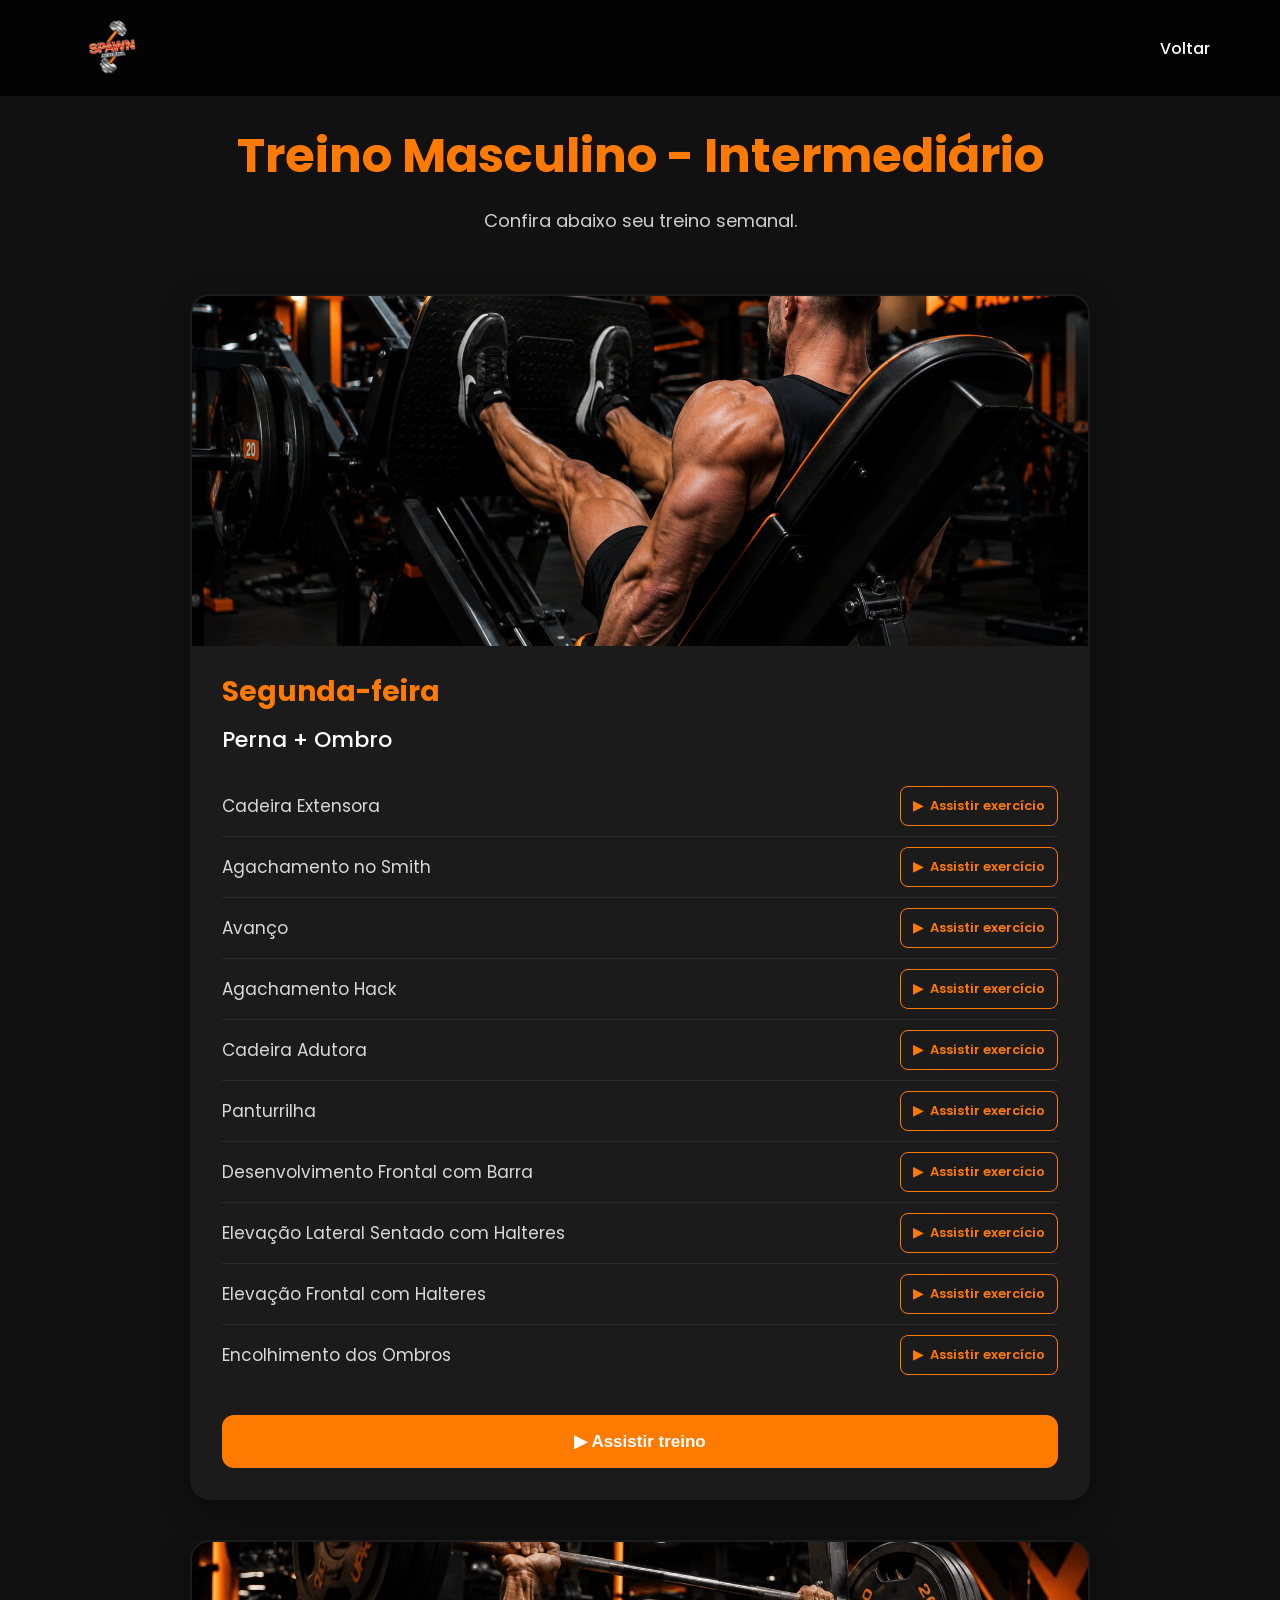
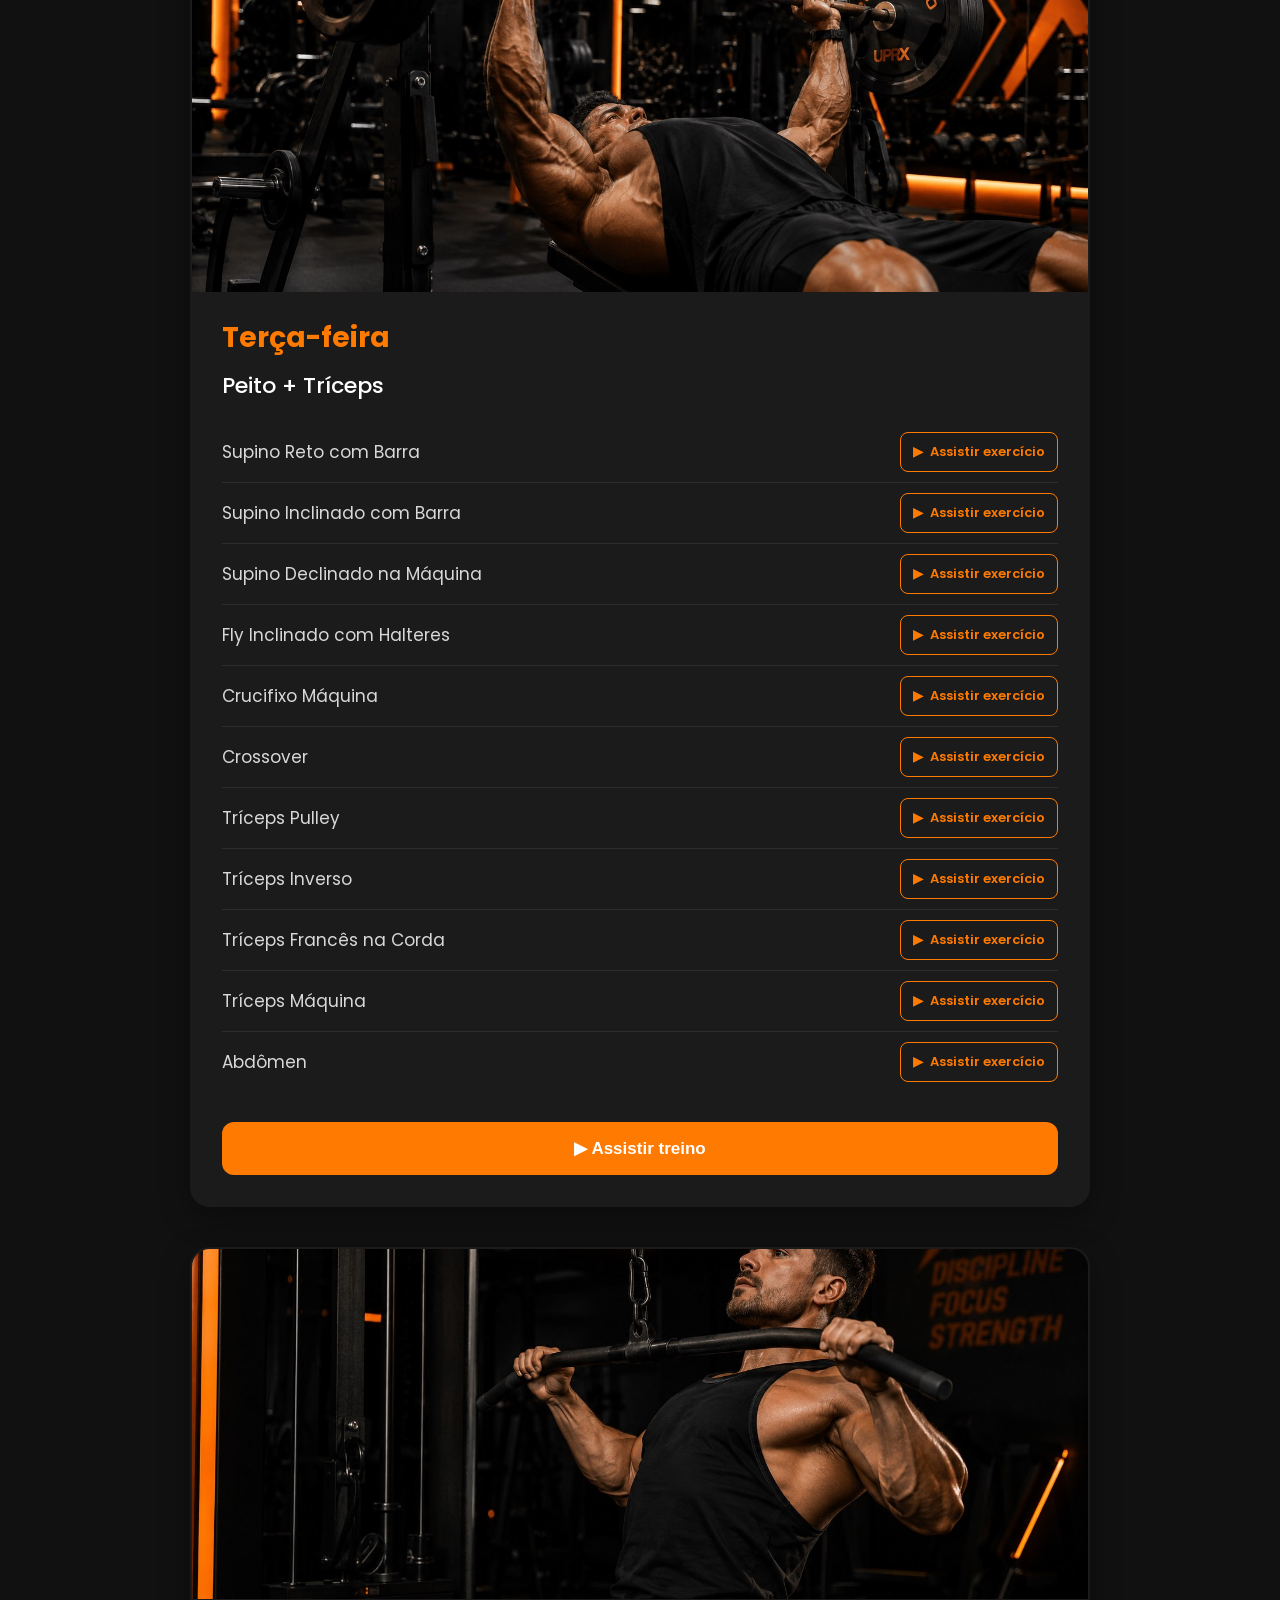
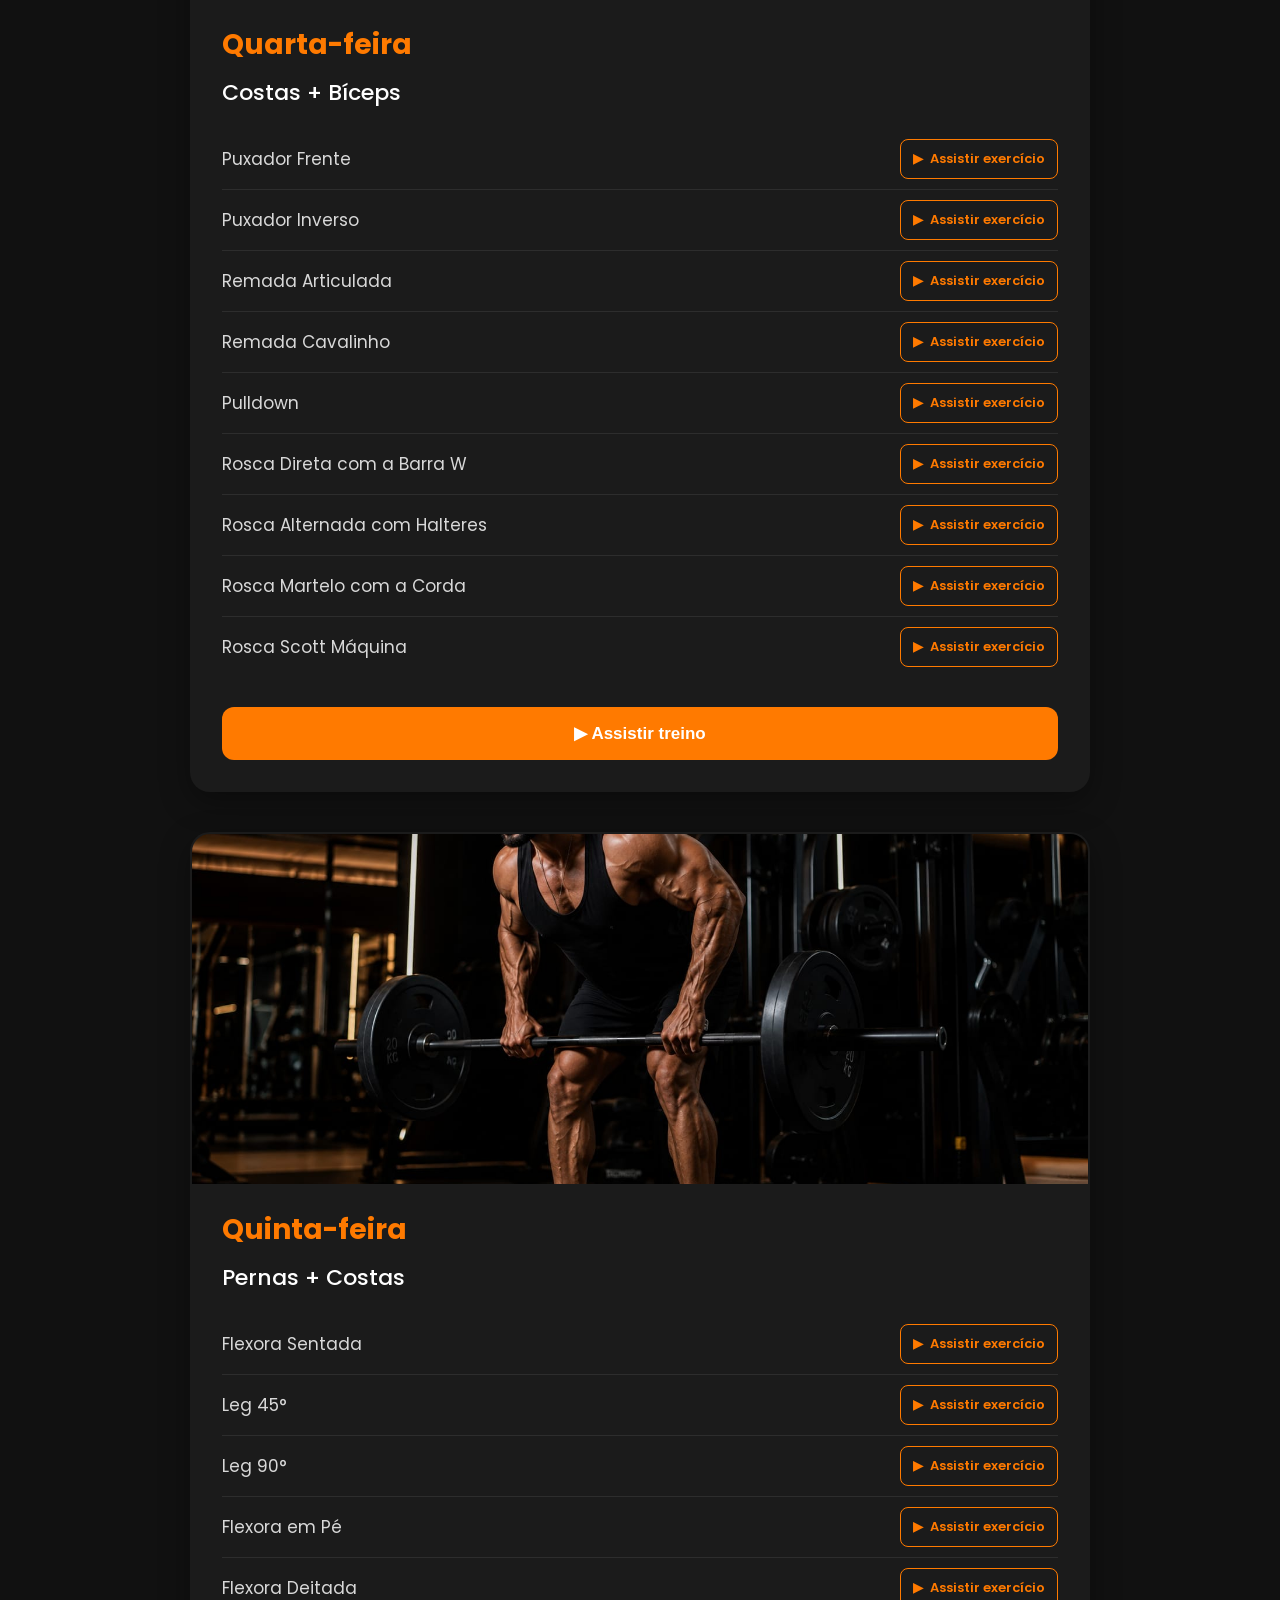
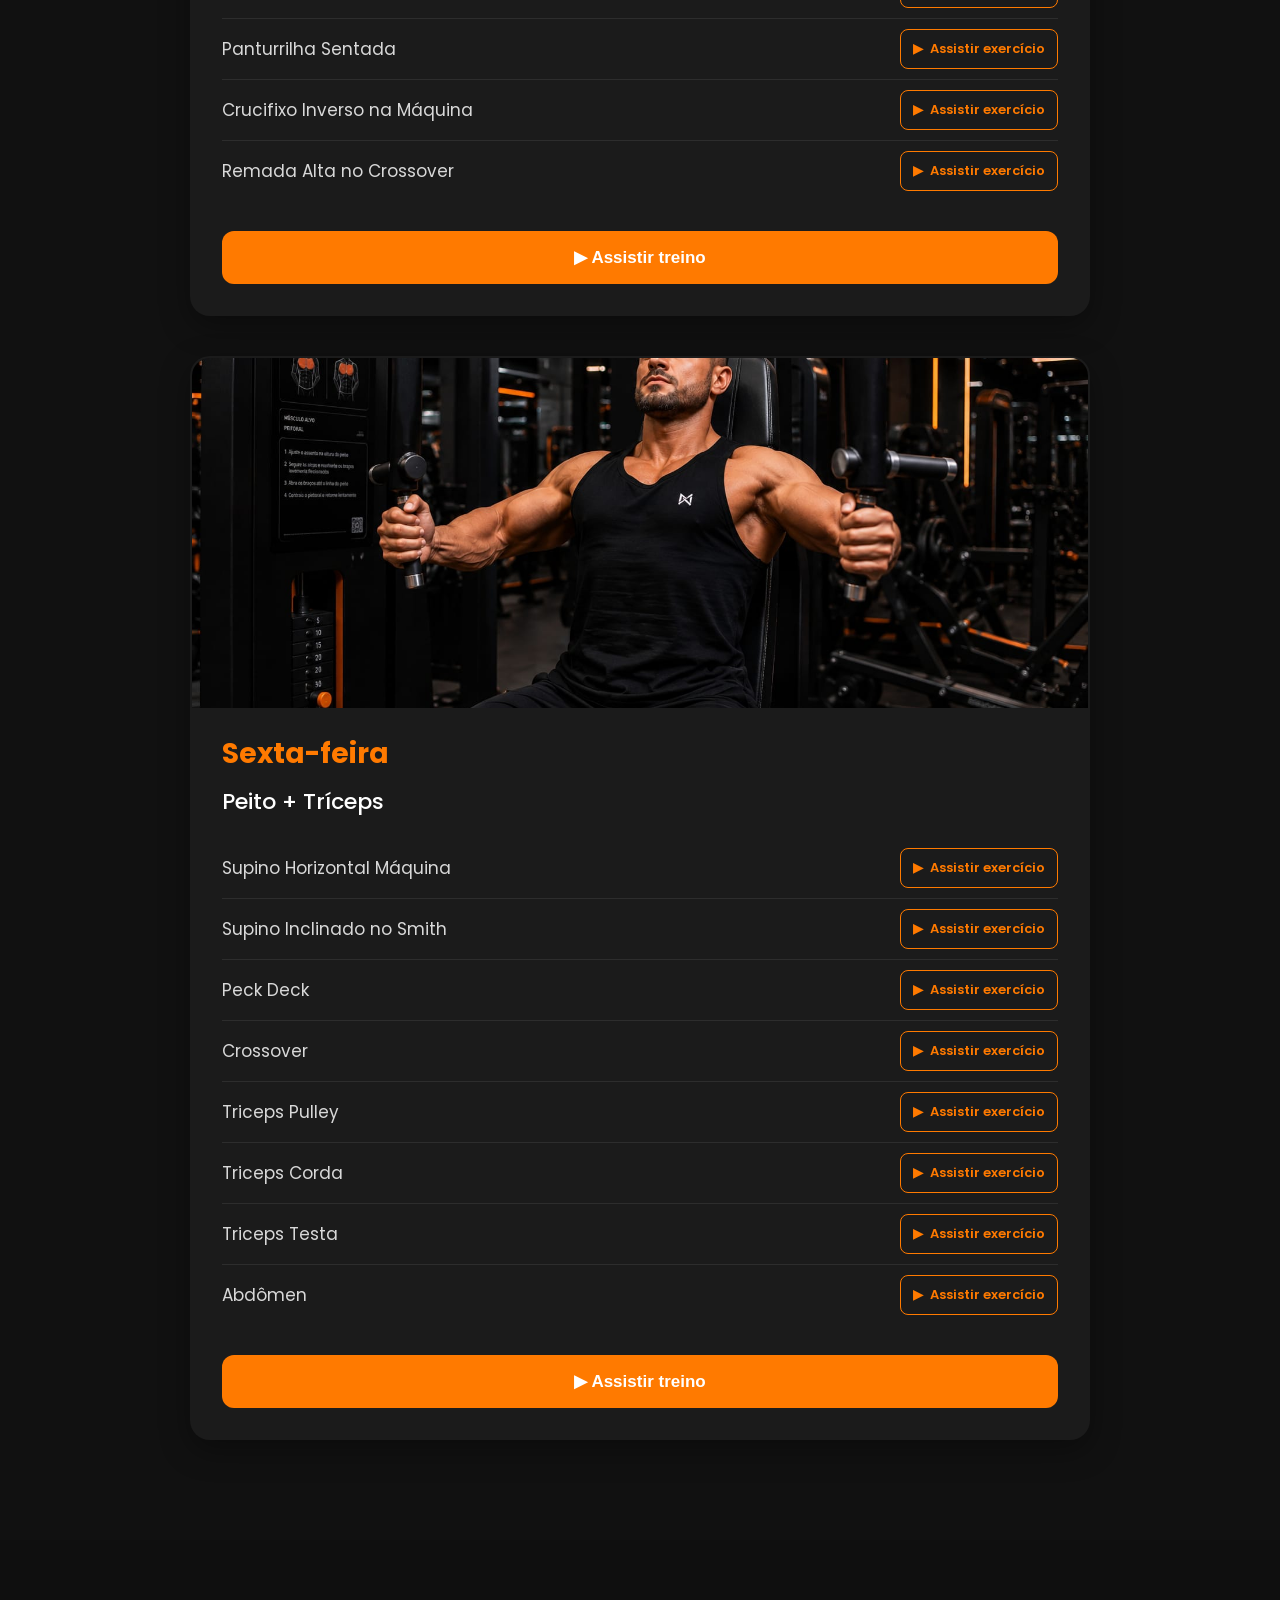
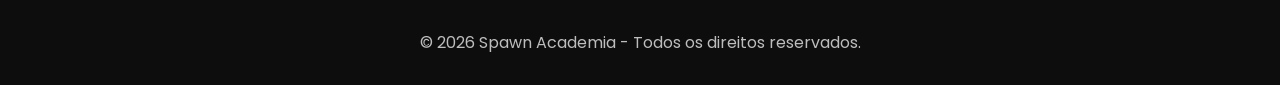
<file: pages/masculino-intermediario.html>
<!DOCTYPE html>
<html lang="pt-BR">

<head>
    <meta charset="UTF-8">
    <meta name="viewport" content="width=device-width, initial-scale=1.0">
   
    <title>Spawn Academia | Masculino Intermediário</title>
    <link rel="icon" href="../assents/logo/logo2.png" type="image/png">

    <!-- CSS -->
    <link rel="stylesheet" href="../css/style.css">
    <link rel="stylesheet" href="../css/treino.css">
    <link rel="stylesheet" href="../css/responsive.css">

    <!-- Google Fonts -->
    <link rel="preconnect" href="https://fonts.googleapis.com">
    <link rel="preconnect" href="https://fonts.gstatic.com" crossorigin>

    <link href="https://fonts.googleapis.com/css2?family=Poppins:wght@300;400;500;600;700&display=swap" rel="stylesheet">

</head>

<body>
    
<header>

    <nav>

        <a href="/">
            <img src="../assents/logo/logo2.png" alt="Spawn Academia" class="logo">
        </a>

        <ul class="menu">
            <li><a href="/masculino">Voltar</a></li>
        </ul>

    </nav>

</header>

<section class="treino">

    <div class="titulo">

        <h1>Treino Masculino - Intermediário</h1>

        <p>Confira abaixo seu treino semanal.</p>

    </div>

    <!-- Segunda -->

    <div class="card-treino">

        <img src="../assents/images/quarta-pernas-ombros.png" alt="Treino Segunda">

        <h2>Segunda-feira</h2>

        <h3>Perna + Ombro</h3>

        <ul>
            <li class="exercicio-item">
                <span>Cadeira Extensora</span>
                <a href="https://www.youtube.com/watch?v=DrIMpHspgwE&list=PLN662Sr4Slss&index=8" target="_blank" rel="noopener noreferrer" class="assistir-exercicio">
                    <span>▶</span> Assistir exercício
                </a>
            </li>
            <li class="exercicio-item">
                <span>Agachamento no Smith</span>
                <a href="https://www.youtube.com/watch?v=gzXpyz0FZDQ&list=PLN662Sr4Slss&index=2" target="_blank" rel="noopener noreferrer" class="assistir-exercicio">
                    <span>▶</span> Assistir exercício
                </a>
            </li>
            <li class="exercicio-item">
                <span>Avanço</span>
                <a href="https://www.youtube.com/watch?v=i3gLVIvMAsQ&list=PLN662Sr4Slss&index=3" target="_blank" rel="noopener noreferrer" class="assistir-exercicio">
                    <span>▶</span> Assistir exercício
                </a>
            </li>
            <li class="exercicio-item">
                <span>Agachamento Hack</span>
                <a href="https://www.youtube.com/watch?v=cotZMEiTcHo&list=PLN662Sr4Slss" target="_blank" rel="noopener noreferrer" class="assistir-exercicio">
                    <span>▶</span> Assistir exercício
                </a>
            </li>
            <li class="exercicio-item">
                <span>Cadeira Adutora</span>
                <a href="https://www.youtube.com/watch?v=NMyVD17tVls&list=PLN662Sr4Slss&index=10" target="_blank" rel="noopener noreferrer" class="assistir-exercicio">
                    <span>▶</span> Assistir exercício
                </a>
            </li>
            <li class="exercicio-item">
                <span>Panturrilha</span>
                <a href="https://www.youtube.com/watch?v=OaqvvE69BAA&list=PLN662Sr4Slss&index=9" target="_blank" rel="noopener noreferrer" class="assistir-exercicio">
                    <span>▶</span> Assistir exercício
                </a>
            </li>
            <li class="exercicio-item">
                <span>Desenvolvimento Frontal com Barra</span>
                <a href="https://www.youtube.com/watch?v=nAx27vcqed4&list=PLN662Sr4Slss&index=9" target="_blank" rel="noopener noreferrer" class="assistir-exercicio">
                    <span>▶</span> Assistir exercício
                </a>
            </li>
            <li class="exercicio-item">
                <span>Elevação Lateral Sentado com Halteres</span>
                <a href="https://www.youtube.com/watch?v=HHOTWbBcSms&list=PLN662Sr4Slss&index=8" target="_blank" rel="noopener noreferrer" class="assistir-exercicio">
                    <span>▶</span> Assistir exercício
                </a>
            </li>
            <li class="exercicio-item">
                <span>Elevação Frontal com Halteres</span>
                <a href="https://www.youtube.com/watch?v=ZUKlKreE3VE&list=PLN662Sr4Slss&index=7" target="_blank" rel="noopener noreferrer" class="assistir-exercicio">
                    <span>▶</span> Assistir exercício
                </a>
            </li>
            <li class="exercicio-item">
                <span>Encolhimento dos Ombros</span>
                <a href="https://www.youtube.com/watch?v=q7rfZ5MaEwc&list=PLN662Sr4Slss&index=9" target="_blank" rel="noopener noreferrer" class="assistir-exercicio">
                    <span>▶</span> Assistir exercício
                </a>
            </li>
        </ul>

          <button type="button" onclick="window.open('https://www.youtube.com/watch?v=cotZMEiTcHo&list=PLN662Sr4Slss', '_blank')">▶ Assistir treino</button>

    </div>

 <!-- Terça -->

    <div class="card-treino">

        <img src="../assents/images/segunda-peito-segtriceps.jpg" alt="Treino Terça">

        <h2>Terça-feira</h2>

        <h3>Peito + Tríceps</h3>

        <ul>
            <li class="exercicio-item">
                <span>Supino Reto com Barra</span>
                <a href="https://www.youtube.com/watch?v=0_Qy1AF2fI4&list=PLbbeerCD4PzA&index=10" target="_blank" rel="noopener noreferrer" class="assistir-exercicio">
                    <span>▶</span> Assistir exercício
                </a>
            </li>
            <li class="exercicio-item">
                <span>Supino Inclinado com Barra</span>
                <a href="https://www.youtube.com/watch?v=okUlWA2j3ZQ&list=PLbbeerCD4PzA&index=2" target="_blank" rel="noopener noreferrer" class="assistir-exercicio">
                    <span>▶</span> Assistir exercício
                </a>
            </li>
            <li class="exercicio-item">
                <span>Supino Declinado na Máquina</span>
                <a href="https://www.youtube.com/watch?v=Kv1QJXUk9Zk&list=PLbbeerCD4PzA&index=8" target="_blank" rel="noopener noreferrer" class="assistir-exercicio">
                    <span>▶</span> Assistir exercício
                </a>
            </li>
            <li class="exercicio-item">
                <span>Fly Inclinado com Halteres</span>
                <a href="https://www.youtube.com/watch?v=RnXXpVI3xO0&list=PLbbeerCD4PzA&index=6" target="_blank" rel="noopener noreferrer" class="assistir-exercicio">
                    <span>▶</span> Assistir exercício
                </a>
            </li>
            <li class="exercicio-item">
                <span>Crucifixo Máquina</span>
                <a href="https://www.youtube.com/watch?v=mnOQtTVMkEU&list=PLbbeerCD4PzA&index=2" target="_blank" rel="noopener noreferrer" class="assistir-exercicio">
                    <span>▶</span> Assistir exercício
                </a>
            </li>
            <li class="exercicio-item">
                <span>Crossover</span>
                <a href="https://www.youtube.com/watch?v=6ilEZlKRnco&list=PLbbeerCD4PzA&index=9" target="_blank" rel="noopener noreferrer" class="assistir-exercicio">
                    <span>▶</span> Assistir exercício
                </a>
            </li>
            <li class="exercicio-item">
                <span>Tríceps Pulley</span>
                <a href="https://www.youtube.com/watch?v=1M337jBN8Dg&list=PLbbeerCD4PzA&index=12" target="_blank" rel="noopener noreferrer" class="assistir-exercicio">
                    <span>▶</span> Assistir exercício
                </a>
            </li>
            <li class="exercicio-item">
                <span>Tríceps Inverso</span>
                <a href="https://www.youtube.com/watch?v=nDS1wJ9S770&list=PLbbeerCD4PzA&index=5" target="_blank" rel="noopener noreferrer" class="assistir-exercicio">
                    <span>▶</span> Assistir exercício
                </a>
            </li>
            <li class="exercicio-item">
                <span>Tríceps Francês na Corda</span>
                <a href="https://www.youtube.com/watch?v=IopEi7A4Aww&list=PLbbeerCD4PzA&index=11" target="_blank" rel="noopener noreferrer" class="assistir-exercicio">
                    <span>▶</span> Assistir exercício
                </a>
            </li>
            <li class="exercicio-item">
                <span>Tríceps Máquina</span>
                <a href="https://www.youtube.com/watch?v=Kd5sguOosCY&list=PLbbeerCD4PzA&index=4" target="_blank" rel="noopener noreferrer" class="assistir-exercicio">
                    <span>▶</span> Assistir exercício
                </a>
            </li>
            <li class="exercicio-item">
                <span>Abdômen</span>
                <a href="https://www.youtube.com/watch?v=62PfgNVK4r8&list=PLbbeerCD4PzA&index=7" target="_blank" rel="noopener noreferrer" class="assistir-exercicio">
                    <span>▶</span> Assistir exercício
                </a>
            </li>
        </ul>

         <button type="button" onclick="window.open('https://www.youtube.com/watch?v=0_Qy1AF2fI4&list=PLbbeerCD4PzA&index=1', '_blank')">▶ Assistir treino</button>
    
    </div>

    <!-- Quarta -->

    <div class="card-treino">

        <img src="../assents/images/terca-costas-biceps.jpg" alt="Treino Quarta">

        <h2>Quarta-feira</h2>

        <h3>Costas + Bíceps</h3>

        <ul>

            <li class="exercicio-item">
                <span>Puxador Frente</span>
                <a href="https://www.youtube.com/watch?v=OAvWnC26-Vk&list=PLH77eiFAQzIQ&index=7" target="_blank" rel="noopener noreferrer" class="assistir-exercicio">
                    <span>▶</span> Assistir exercício
                </a>
            </li>
            <li class="exercicio-item">
                <span>Puxador Inverso</span>
                <a href="https://www.youtube.com/watch?v=BTa0tw4fFjU&list=PLH77eiFAQzIQ&index=8" target="_blank" rel="noopener noreferrer" class="assistir-exercicio">
                    <span>▶</span> Assistir exercício
                </a>
            </li>
            <li class="exercicio-item">
                <span>Remada Articulada</span>
                <a href="https://www.youtube.com/watch?v=K_lRbrCkySs&list=PLH77eiFAQzIQ&index=2" target="_blank" rel="noopener noreferrer" class="assistir-exercicio">
                    <span>▶</span> Assistir exercício
                </a>
            </li>
            <li class="exercicio-item">
                <span>Remada Cavalinho</span>
                <a href="https://www.youtube.com/watch?v=rA_QRIWx3oE&list=PLH77eiFAQzIQ&index=1" target="_blank" rel="noopener noreferrer" class="assistir-exercicio">
                    <span>▶</span> Assistir exercício
                </a>
            </li>
            <li class="exercicio-item">
                <span>Pulldown</span>
                <a href="https://www.youtube.com/watch?v=0g_yRskmTA0&list=PLH77eiFAQzIQ&index=6" target="_blank" rel="noopener noreferrer" class="assistir-exercicio">
                    <span>▶</span> Assistir exercício
                </a>
            </li>
            <li class="exercicio-item">
                <span>Rosca Direta com a Barra W</span>
                <a href="https://www.youtube.com/watch?v=qyOIxmU42xk&list=PLH77eiFAQzIQ&index=5" target="_blank" rel="noopener noreferrer" class="assistir-exercicio">
                    <span>▶</span> Assistir exercício
                </a>
            </li>
            <li class="exercicio-item">
                <span>Rosca Alternada com Halteres</span>
                <a href="https://www.youtube.com/watch?v=gi7VMzYqDxY&list=PLH77eiFAQzIQ&index=9" target="_blank" rel="noopener noreferrer" class="assistir-exercicio">
                    <span>▶</span> Assistir exercício
                </a>
            </li>
            <li class="exercicio-item">
                <span>Rosca Martelo com a Corda</span>
                <a href="https://www.youtube.com/watch?v=TZfXQ47lS7E&list=PLH77eiFAQzIQ&index=6" target="_blank" rel="noopener noreferrer" class="assistir-exercicio">
                    <span>▶</span> Assistir exercício
                </a>
            </li>
            <li class="exercicio-item">
                <span>Rosca Scott Máquina</span>
                <a href="https://www.youtube.com/watch?v=GGCvrRlkeZU&list=PLH77eiFAQzIQ&index=7" target="_blank" rel="noopener noreferrer" class="assistir-exercicio">
                    <span>▶</span> Assistir exercício
                </a>
            </li>

        </ul>

         <button type="button" onclick="window.open('https://www.youtube.com/watch?v=OAvWnC26-Vk&list=PLH77eiFAQzIQ&index=7', '_blank')">▶ Assistir treino</button>

    </div>

    <!-- Quinta -->

    <div class="card-treino">

        <img src="../assents/images/sexta-costas-biceps.jpeg" alt="Treino Quinta">

        <h2>Quinta-feira</h2>

        <h3>Pernas + Costas</h3>

        <ul>
            <li class="exercicio-item">
                <span>Flexora Sentada</span>
                <a href="https://www.youtube.com/watch?v=6Z227_YfHMk&list=PLPbGEaG4fUyw&index=8" target="_blank" rel="noopener noreferrer" class="assistir-exercicio">
                    <span>▶</span> Assistir exercício
                </a>
            </li>
            <li class="exercicio-item">
                <span>Leg 45°</span>
                <a href="https://www.youtube.com/watch?v=B1VPyA53-OI&list=PLPbGEaG4fUyw&index=1" target="_blank" rel="noopener noreferrer" class="assistir-exercicio">
                    <span>▶</span> Assistir exercício
                </a>
            </li>
            <li class="exercicio-item">
                <span>Leg 90°</span>
                <a href="https://www.youtube.com/watch?v=SbAYDLrEOLk&list=PLPbGEaG4fUyw&index=2" target="_blank" rel="noopener noreferrer" class="assistir-exercicio">
                    <span>▶</span> Assistir exercício
                </a>
            </li>
            <li class="exercicio-item">
                <span>Flexora em Pé</span>
                <a href="https://www.youtube.com/watch?v=HxqbRy5yysw&list=PLPbGEaG4fUyw&index=3" target="_blank" rel="noopener noreferrer" class="assistir-exercicio">
                    <span>▶</span> Assistir exercício
                </a>
            </li>
            <li class="exercicio-item">
                <span>Flexora Deitada</span>
                <a href="https://www.youtube.com/watch?v=rrNfluxRBJI&list=PLPbGEaG4fUyw&index=4" target="_blank" rel="noopener noreferrer" class="assistir-exercicio">
                    <span>▶</span> Assistir exercício
                </a>
            </li>
            <li class="exercicio-item">
                <span>Panturrilha Sentada</span>
                <a href="https://www.youtube.com/watch?v=TMWRhNy1VAE&list=PLPbGEaG4fUyw&index=5" target="_blank" rel="noopener noreferrer" class="assistir-exercicio">
                    <span>▶</span> Assistir exercício
                </a>
            </li>
            <li class="exercicio-item">
                <span>Crucifixo Inverso na Máquina</span>
                <a href="https://www.youtube.com/watch?v=QOHVf6YK8xI&list=PLPbGEaG4fUyw&index=7" target="_blank" rel="noopener noreferrer" class="assistir-exercicio">
                    <span>▶</span> Assistir exercício
                </a>
            </li>
            <li class="exercicio-item">
                <span>Remada Alta no Crossover</span>
                <a href="https://www.youtube.com/watch?v=3GdtgnyQg1w&list=PLPbGEaG4fUyw&index=7" target="_blank" rel="noopener noreferrer" class="assistir-exercicio">
                    <span>▶</span> Assistir exercício
                </a>
            </li>
        </ul>

         <button type="button" onclick="window.open('https://www.youtube.com/watch?v=6Z227_YfHMk&list=PLPbGEaG4fUyw&index=8', '_blank')">▶ Assistir treino</button>

    </div>

    <!-- Sexta -->

    <div class="card-treino">

        <img src="../assents/images/quinta-peito-triceps.jpg" alt="Treino Sexta">

        <h2>Sexta-feira</h2>

        <h3>Peito + Tríceps</h3>

        <ul>
            <li class="exercicio-item">
                <span>Supino Horizontal Máquina </span>
                <a href="https://www.youtube.com/watch?v=jjr5o7bk6K0&list=PLOph3KGf8hgY" target="_blank" rel="noopener noreferrer" class="assistir-exercicio">
                    <span>▶</span> Assistir exercício
                </a>
            </li>
            <li class="exercicio-item">
                <span>Supino Inclinado no Smith</span>
                <a href="https://www.youtube.com/watch?v=LJIhC3qTTxQ&list=PLOph3KGf8hgY&index=7" target="_blank" rel="noopener noreferrer" class="assistir-exercicio">
                    <span>▶</span> Assistir exercício
                </a>
            </li>
            <li class="exercicio-item">
                <span>Peck Deck</span>
                <a href="https://www.youtube.com/watch?v=pYF-o3-tdTw&list=PLOph3KGf8hgY&index=9" target="_blank" rel="noopener noreferrer" class="assistir-exercicio">
                    <span>▶</span> Assistir exercício
                </a>
            </li>
            <li class="exercicio-item">
                <span>Crossover </span>
                <a href="https://www.youtube.com/watch?v=6ilEZlKRnco&list=PLOph3KGf8hgY&index=8" target="_blank" rel="noopener noreferrer" class="assistir-exercicio">
                    <span>▶</span> Assistir exercício
                </a>
            </li>
            <li class="exercicio-item">
                <span>Triceps Pulley</span>
                <a href="https://www.youtube.com/watch?v=1M337jBN8Dg&list=PLOph3KGf8hgY&index=9" target="_blank" rel="noopener noreferrer" class="assistir-exercicio">
                    <span>▶</span> Assistir exercício
                </a>
            </li>
            <li class="exercicio-item">
                <span>Triceps Corda</span>
                <a href="https://www.youtube.com/watch?v=6Uj7VsMWgxw&list=PLOph3KGf8hgY&index=5" target="_blank" rel="noopener noreferrer" class="assistir-exercicio">
                    <span>▶</span> Assistir exercício
                </a>
            </li>
            <li class="exercicio-item">
                <span>Triceps Testa</span>
                <a href="https://www.youtube.com/watch?v=3I2RCnI4IdE&list=PLOph3KGf8hgY&index=7" target="_blank" rel="noopener noreferrer" class="assistir-exercicio">
                    <span>▶</span> Assistir exercício
                </a>
            </li>
            <li class="exercicio-item">
                <span>Abdômen</span>
                <a href="https://www.youtube.com/watch?v=62PfgNVK4r8&list=PLOph3KGf8hgY&index=1" target="_blank" rel="noopener noreferrer" class="assistir-exercicio">
                    <span>▶</span> Assistir exercício
                </a>
            </li>
        </ul>

         <button type="button" onclick="window.open('https://www.youtube.com/watch?v=jjr5o7bk6K0&list=PLOph3KGf8hgY', '_blank')">▶ Assistir treino</button>

    </div>

</section>

<footer>

     <p>© 2026 Spawn Academia - Todos os direitos reservados.</p>

</footer>

<script src="../js/script.js"></script>

</body>

</html>
</file>
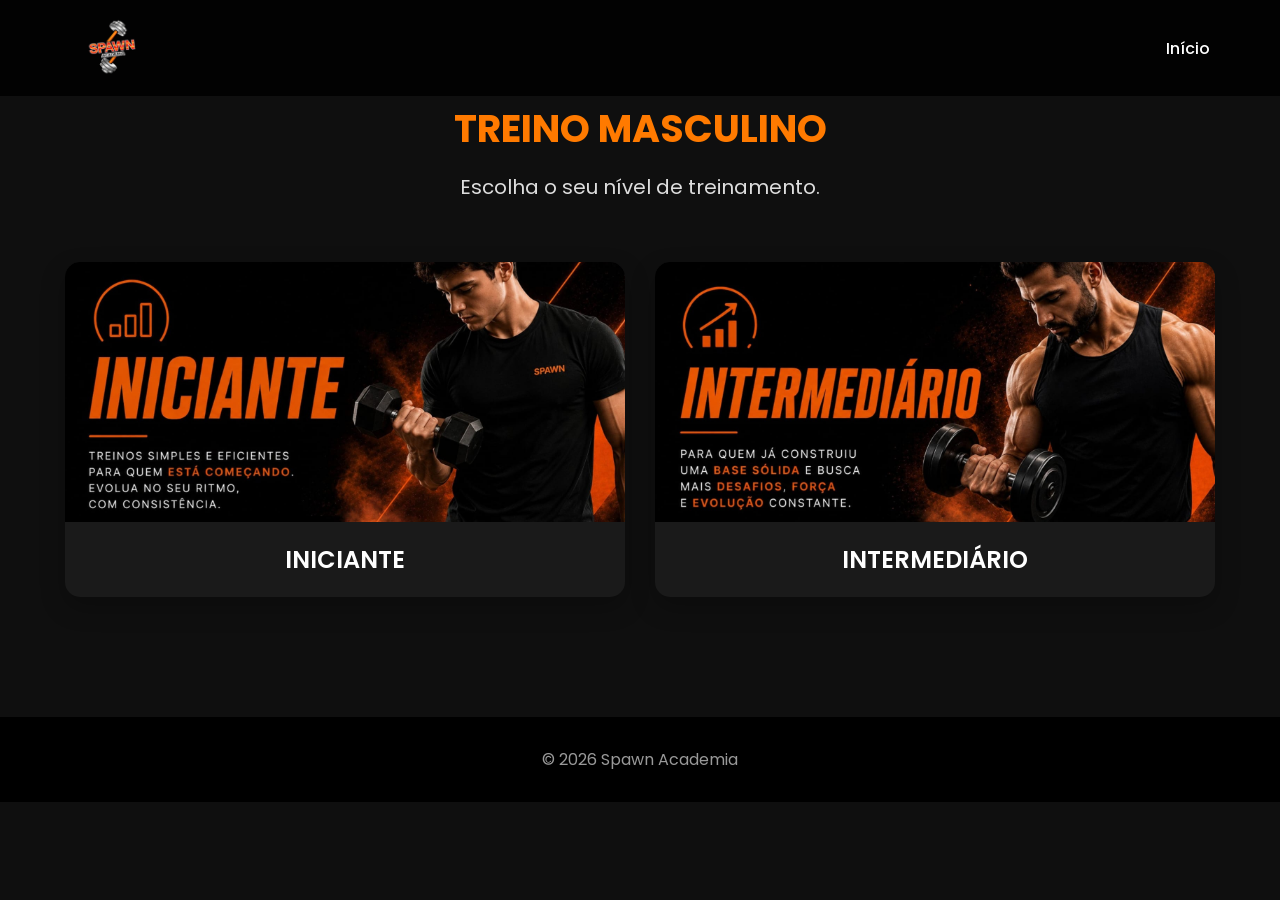
<file: pages/masculino.html>
<!DOCTYPE html>
<html lang="pt-BR">
<head>
    <meta charset="UTF-8">
    <meta name="viewport" content="width=device-width, initial-scale=1.0">
    <title>Spawn Academia | Masculino</title>
    <link rel="icon" href="../assents/logo/logo2.png" type="image/png">

    <link rel="stylesheet" href="../css/categoria.css">
    <link rel="stylesheet" href="../css/responsive.css">
    <link rel="stylesheet" href="../css/style.css">

    <!-- Google Fonts -->
    <link rel="preconnect" href="https://fonts.googleapis.com">
    <link rel="preconnect" href="https://fonts.gstatic.com" crossorigin>
    <link href="https://fonts.googleapis.com/css2?family=Poppins:wght@300;400;500;600;700&display=swap" rel="stylesheet">
</head>
<body>

<header>

    <nav>

        <a href="/">
            <img src="../assents/logo/logo2.png" alt="Logo Spawn" class="logo">
        </a>

        <ul class="menu">
            <li><a href="/">Início</a></li>
        </ul>

    </nav>

</header>

<section class="pagina-categoria">

    <div class="titulo-pagina">

        <h1>TREINO MASCULINO</h1>

        <p>Escolha o seu nível de treinamento.</p>

    </div>

    <div class="cards">

        <a href="/masculino-iniciante" class="card">

            <img src="../assents/images/cat.ini.mas.2.jpg" alt="Masculino Iniciante">

            <h3>INICIANTE</h3>

        </a>

        <a href="/masculino-intermediario" class="card">

            <img src="../assents/images/cat.int.mas.2.jpg" alt="Masculino Intermediário">

            <h3>INTERMEDIÁRIO</h3>

        </a>

    </div>

</section>

<footer id="contato">

    <p>© 2026 Spawn Academia</p>

</footer>

</body>
</html>
</file>
<file: css/style.css>
/* ===========================
   RESET
=========================== */

*{
    margin:0;
    padding:0;
    box-sizing:border-box;
}

html{
    scroll-behavior:smooth;
}

body{
    font-family:'Poppins', sans-serif;
    background:#0f0f0f;
    color:#fff;
}

a{
    text-decoration:none;
    color:inherit;
}

img{
    max-width:100%;
    display:block;
}

ul{
    list-style:none;
}

/* ===========================
   CORES
=========================== */

:root{

    --laranja:#ff7a00;
    --preto:#0f0f0f;
    --cinza:#1a1a1a;
    --branco:#ffffff;

}

/* ===========================
   HEADER
=========================== */

header{

    width:100%;
    position:fixed;
    top:0;
    left:0;
    background:rgba(0,0,0,.85);
    backdrop-filter:blur(8px);
    z-index:1000;

}

nav{

    max-width:1200px;
    margin:auto;

    display:flex;
    justify-content:space-between;
    align-items:center;

    padding:18px 30px;

}

.logo{

    height:60px;

}

.menu{

    display:flex;
    gap:30px;

}

.menu a{

    transition:.3s;
    font-weight:500;

}

.menu a:hover{

    color:var(--laranja);

}

/* ===========================
   HERO
=========================== */

.hero{

    position:relative;

    width:100%;

    min-height:100vh;

    overflow:hidden;

}

.slider{

    position:absolute;

    width:100%;

    height:100%;

}

.slide{

    position:absolute;

    width:100%;

    height:100%;

    object-fit:cover;

    opacity:0;

    transition:opacity 1.5s ease;

}

.slide.active{

    opacity:1;

}

.overlay{

    position:absolute;

    top:0;

    left:0;

    width:100%;

    height:100%;

    background:rgba(0,0,0,.60);

    z-index:1;

}

.hero-content{

    position:relative;

    z-index:2;

    min-height:100vh;

    display:flex;

    flex-direction:column;

    justify-content:center;

    align-items:center;

    text-align:center;

    padding:20px;

    padding-top:90px;

}

.hero h1{

    font-size:60px;

    margin-bottom:20px;

}

.hero p{

    font-size:20px;

    color:#ddd;

    margin-bottom:35px;

    max-width:700px;

}

.btn{

    background:var(--laranja);

    color:#fff;

    padding:15px 40px;

    border-radius:8px;

    font-size:18px;

    font-weight:600;

    transition:.3s;

}

.btn:hover{

    background:#ff8d24;

    transform:scale(1.05);

}

.indicadores{

    display:flex;

    gap:12px;

    margin-top:45px;

}

.dot{

    width:12px;

    height:12px;

    border-radius:50%;

    background:rgba(255,255,255,.5);

    cursor:pointer;

    transition:.3s;

}

.dot.active{

    background:var(--laranja);

}

/* ===========================
   CATEGORIAS
=========================== */

.categorias{

    max-width:1200px;

    margin:auto;

    padding:80px 25px;

}

.categorias h2{

    text-align:center;

    font-size:38px;

    margin-bottom:45px;

}

.cards{

    display:grid;

    grid-template-columns:repeat(2,1fr);

    gap:30px;

}

.card{

    background:var(--cinza);

    border-radius:15px;

    overflow:hidden;

    transition:.3s;

    cursor:pointer;

    box-shadow:0 10px 25px rgba(0,0,0,.25);

}

.card:hover{

    transform:translateY(-8px);

    box-shadow:0 18px 35px rgba(255,122,0,.18);

    animation:pulo-card .42s ease;

}

.card img{

    width:100%;

    height:260px;

    object-fit:cover;

    object-position:center 35%;

}

.card h3{

    padding:20px;

    text-align:center;

    font-size:24px;

    font-weight:600;

}

/* ===========================
   FOOTER
=========================== */

footer{

    background:#000;

    text-align:center;

    padding:30px;

    color:#999;

    margin-top:60px;

}

/* ===========================
   RESPONSIVO
=========================== */

@media(max-width:992px){

    nav{

        padding:18px 20px;

    }

    .hero h1{

        font-size:48px;

    }

    .hero p{

        font-size:18px;

    }

}

@media(max-width:768px){

    nav{

        flex-direction:column;

        gap:15px;

        padding:18px 20px;

    }

    .logo{

        height:55px;

    }

    .menu{

        display:flex;

        gap:20px;

        flex-wrap:wrap;

        justify-content:center;

    }

    .hero{

        min-height:100vh;

    }

    .hero-content{

        padding-top:150px;

        padding-left:20px;

        padding-right:20px;

    }

    .hero h1{

        font-size:36px;

    }

    .hero p{

        font-size:17px;

    }

    .btn{

        padding:14px 30px;

        font-size:17px;

    }

    .cards{

        grid-template-columns:1fr;

    }

}

@media(max-width:480px){

    .hero-content{

        padding-top:170px;

    }

    .hero h1{

        font-size:30px;

        line-height:1.2;

    }

    .hero p{

        font-size:16px;

    }

    .btn{

        width:100%;

        max-width:260px;

        font-size:16px;

        padding:13px 20px;

    }

    .categorias{

        padding:60px 20px;

    }

    .categorias h2{

        font-size:30px;

    }

    .card img{

        height:220px;

    }

    .card h3{

        font-size:22px;

    }

}

/* ===========================
   CONTATO
=========================== */

.contato{

    padding:90px 25px;

    background:#111;

    text-align:center;

}

.contato h2{

    font-size:42px;

    color:var(--laranja);

    margin-bottom:15px;

}

.contato-subtitulo{

    color:#bdbdbd;

    margin-bottom:60px;

    font-size:18px;

}

.contato-grid{

    max-width:1200px;

    margin:auto;

    display:grid;

    grid-template-columns:repeat(3,1fr);

    gap:30px;

}

.contato-card{

    background:#1b1b1b;

    border-radius:18px;

    padding:40px 25px;

    transition:.35s;

    border:2px solid transparent;

    box-shadow:0 15px 35px rgba(0,0,0,.35);

}

.contato-card:hover{

    transform:translateY(-10px);

    border-color:var(--laranja);

    box-shadow:0 20px 45px rgba(255,122,0,.25);

}

.contato-card i{

    font-size:42px;

    color:var(--laranja);

    margin-bottom:20px;

}

.contato-card h3{

    margin-bottom:15px;

    font-size:24px;

}

.contato-card p{

    color:#d5d5d5;

    margin-bottom:25px;

    line-height:1.6;

}

.contato-btn{

    display:inline-block;

    background:var(--laranja);

    color:white;

    padding:12px 28px;

    border-radius:8px;

    font-weight:600;

    transition:.3s;

}

.contato-btn:hover{

    background:#ff9433;

    transform:scale(1.05);

}

@media(max-width:900px){

    .contato-grid{

        grid-template-columns:repeat(2,1fr);

    }

}

@media(max-width:768px){

    .contato{

        padding:70px 20px;

    }

    .contato h2{

        font-size:34px;

    }

}

@media(max-width:600px){

    .contato-grid{

        grid-template-columns:1fr;

    }

}

/* ================================
   ANIMAÇÃO AO ROLAR
================================ */

.animar-scroll {
    opacity: 0;
    transform: translateY(40px);
    transition: opacity 0.8s ease, transform 0.8s ease;
}

.animar-scroll.visivel {
    opacity: 1;
    transform: translateY(0);
}

@keyframes pulo-card {
    0%, 100% {
        transform: translateY(0);
    }

    50% {
        transform: translateY(-10px);
    }
}

@media (hover: hover) and (pointer: fine) {
    .contato-card:hover {
        animation:pulo-card .42s ease;
    }
}
</file>
<file: css/responsive.css>
/* Tablets */
@media (max-width: 992px){

    .cards,
    .niveis{
        grid-template-columns:repeat(2,1fr);
        gap:25px;
    }

    .pagina-categoria,
    .treino{

        padding-top:140px;

    }

}

/* Celulares */
@media (max-width:768px){

    nav{
        flex-direction:column;
        justify-content:center;
        align-items:center;
        gap:15px;
        padding:15px 20px;
    }

    .logo{
        width:75px;
    }

    .menu{
        display:flex;
        justify-content:center;
        align-items:center;
        gap:20px;
        flex-wrap:wrap;
    }

    .hero{

        min-height:100vh;
        text-align:center;

    }

    .hero-content{

        padding-top:130px;

    }

    .hero h1{

        font-size:34px;

    }

    .hero p{

        font-size:17px;

    }

    .btn{

        width:90%;
        max-width:280px;

    }

    .cards,
    .niveis{

        grid-template-columns:1fr;

    }

    .nivel-card img{

        height:280px;

    }

    .pagina-categoria,
    .treino{

        padding-top:140px;

    }

}

/* Celulares pequenos (iPhone SE e similares) */
@media (max-width:480px){

    nav{

        gap:10px;

    }

    .logo{

        width:65px;

    }

    .menu{

        gap:12px;
        font-size:15px;

    }

    .hero{

        min-height:100vh;

    }

    .hero-content{

        padding-top:130px;

    }

    .hero h1{

        font-size:28px;

    }

    .hero p{

        font-size:15px;

    }

    .btn{

        width:95%;
        font-size:16px;

    }

    .nivel-card img{

        height:230px;

    }

    .pagina-categoria,
    .treino{

        padding-top:150px;

    }

}
</file>
<file: css/treino.css>
/* ===========================
   PÁGINAS DE TREINO
=========================== */

.treino{
    min-height:100vh;
    background:#111;
    padding:120px 8% 60px;
}

.titulo{
    text-align:center;
    margin-bottom:60px;
}

.titulo h1{
    color:#ff7a00;
    font-size:48px;
    margin-bottom:15px;
}

.titulo p{
    color:#cfcfcf;
    font-size:18px;
}

.card-treino{

    max-width:900px;
    margin:40px auto;

    background:#1b1b1b;

    border-radius:20px;

    overflow:hidden;

    box-shadow:0 10px 30px rgba(0,0,0,.35);

    border:2px solid transparent;

    transition:.4s;

}

.card-treino:hover{

    transform:translateY(-8px);

    border-color:#ff7a00;

    box-shadow:0 15px 40px rgba(255,122,0,.35);

}

.card-treino img{

    width:100%;

    height:350px;

    object-fit:cover;

    display:block;

}

.card-treino h2{

    color:#ff7a00;

    font-size:28px;

    padding:25px 30px 10px;

}

.card-treino h3{

    color:#ffffff;

    padding:0 30px 20px;

    font-size:22px;

    font-weight:500;

}

.card-treino ul{

    list-style:none;

    padding:0 30px 30px;

}

.card-treino ul li{

    color:#d8d8d8;

    padding:10px 0;

    border-bottom:1px solid rgba(255,255,255,.08);

    font-size:17px;

}

.exercicio-item{

    display:flex;

    align-items:center;

    justify-content:space-between;

    flex-wrap:wrap;

    gap:12px;

}

.exercicio-item > span{

    flex:1 1 240px;

    min-width:0;

    overflow-wrap:anywhere;

}

.assistir-exercicio{

    display:inline-flex;

    align-items:center;

    justify-content:center;

    gap:7px;

    max-width:100%;

    min-height:40px;

    padding:7px 12px;

    border:1px solid #ff7a00;

    border-radius:8px;

    color:#ff7a00;

    font-size:13px;

    font-weight:600;

    line-height:1.3;

    text-align:center;

    transition:.3s;

}

.assistir-exercicio > span{

    flex:0 0 auto;

}

.assistir-exercicio:hover{

    background:rgba(255,122,0,.12);

}

.card-treino ul li:last-child{

    border-bottom:none;

}

.card-treino button{

    width:calc(100% - 60px);

    margin:0 30px 30px;

    padding:16px;

    border:none;

    border-radius:12px;

    background:#ff7a00;

    color:#fff;

    font-size:17px;

    font-weight:600;

    cursor:pointer;

    transition:.3s;

}

.card-treino button:hover{

    background:#ff922b;

    transform:scale(1.02);

}

footer{

    text-align:center;

    padding:30px;

    color:#bdbdbd;

    background:#0d0d0d;

}

/* RESPONSIVO */

@media(max-width:768px){

    .treino{

        padding:100px 20px 40px;

    }

    .titulo h1{

        font-size:34px;

    }

    .card-treino img{

        height:220px;

    }

    .card-treino h2{

        font-size:24px;

    }

    .card-treino h3{

        font-size:19px;

    }

    .card-treino ul li{

        font-size:16px;

    }

    .card-treino button{

        font-size:16px;

    }

}

@media(max-width:480px){

    .exercicio-item{

        flex-wrap:nowrap;

        gap:8px;

    }

    .exercicio-item > span{

        flex:1 1 0;

        white-space:nowrap;

        overflow:hidden;

        overflow-wrap:normal;

        text-overflow:ellipsis;

    }

    .assistir-exercicio{

        flex:0 0 44px;

        min-width:44px;

        min-height:44px;

        padding:0;

        gap:0;

        font-size:0;

    }

    .assistir-exercicio > span{

        font-size:16px;

    }

}
</file>
<file: css/categoria.css>
/* ===========================
   PÁGINAS DE CATEGORIA
=========================== */

.pagina-categoria{
    max-width:1200px;
    margin:auto;
    padding:100px 25px 60px;
}

.titulo-pagina{
    text-align:center;
    margin-bottom:60px;
}

.titulo-pagina h1{
    font-size:38px;
    color:var(--laranja);
    margin-bottom:15px;
}

.titulo-pagina p{
    color:#ddd;
    font-size:20px;
}

.cards{
    display:grid;
    grid-template-columns:repeat(2,1fr);
    gap:30px;
}

.card{
    background:var(--cinza);
    border-radius:15px;
    overflow:hidden;
    transition:.3s;
    cursor:pointer;
}

.card:hover{
    transform:translateY(-8px);
}

.card img{
    height: 250px;
    width:100%;
    object-fit:cover;
    object-position:center 50%;
}

.card h3{
    padding:20px;
    text-align:center;
    font-size:24px;
}

.voltar{
    display:inline-block;
    margin-bottom:40px;
    color:var(--laranja);
    text-decoration:none;
    font-weight:bold;
}

.voltar:hover{
    color:#fff;
}

@media (max-width:768px){

    .pagina-categoria{
        padding:100px 20px 40px;
    }

    .titulo-pagina h1{
        font-size:34px;
    }

    .cards{
        grid-template-columns:1fr;
    }

    .card img{
        height:260px;
    }

}
</file>
